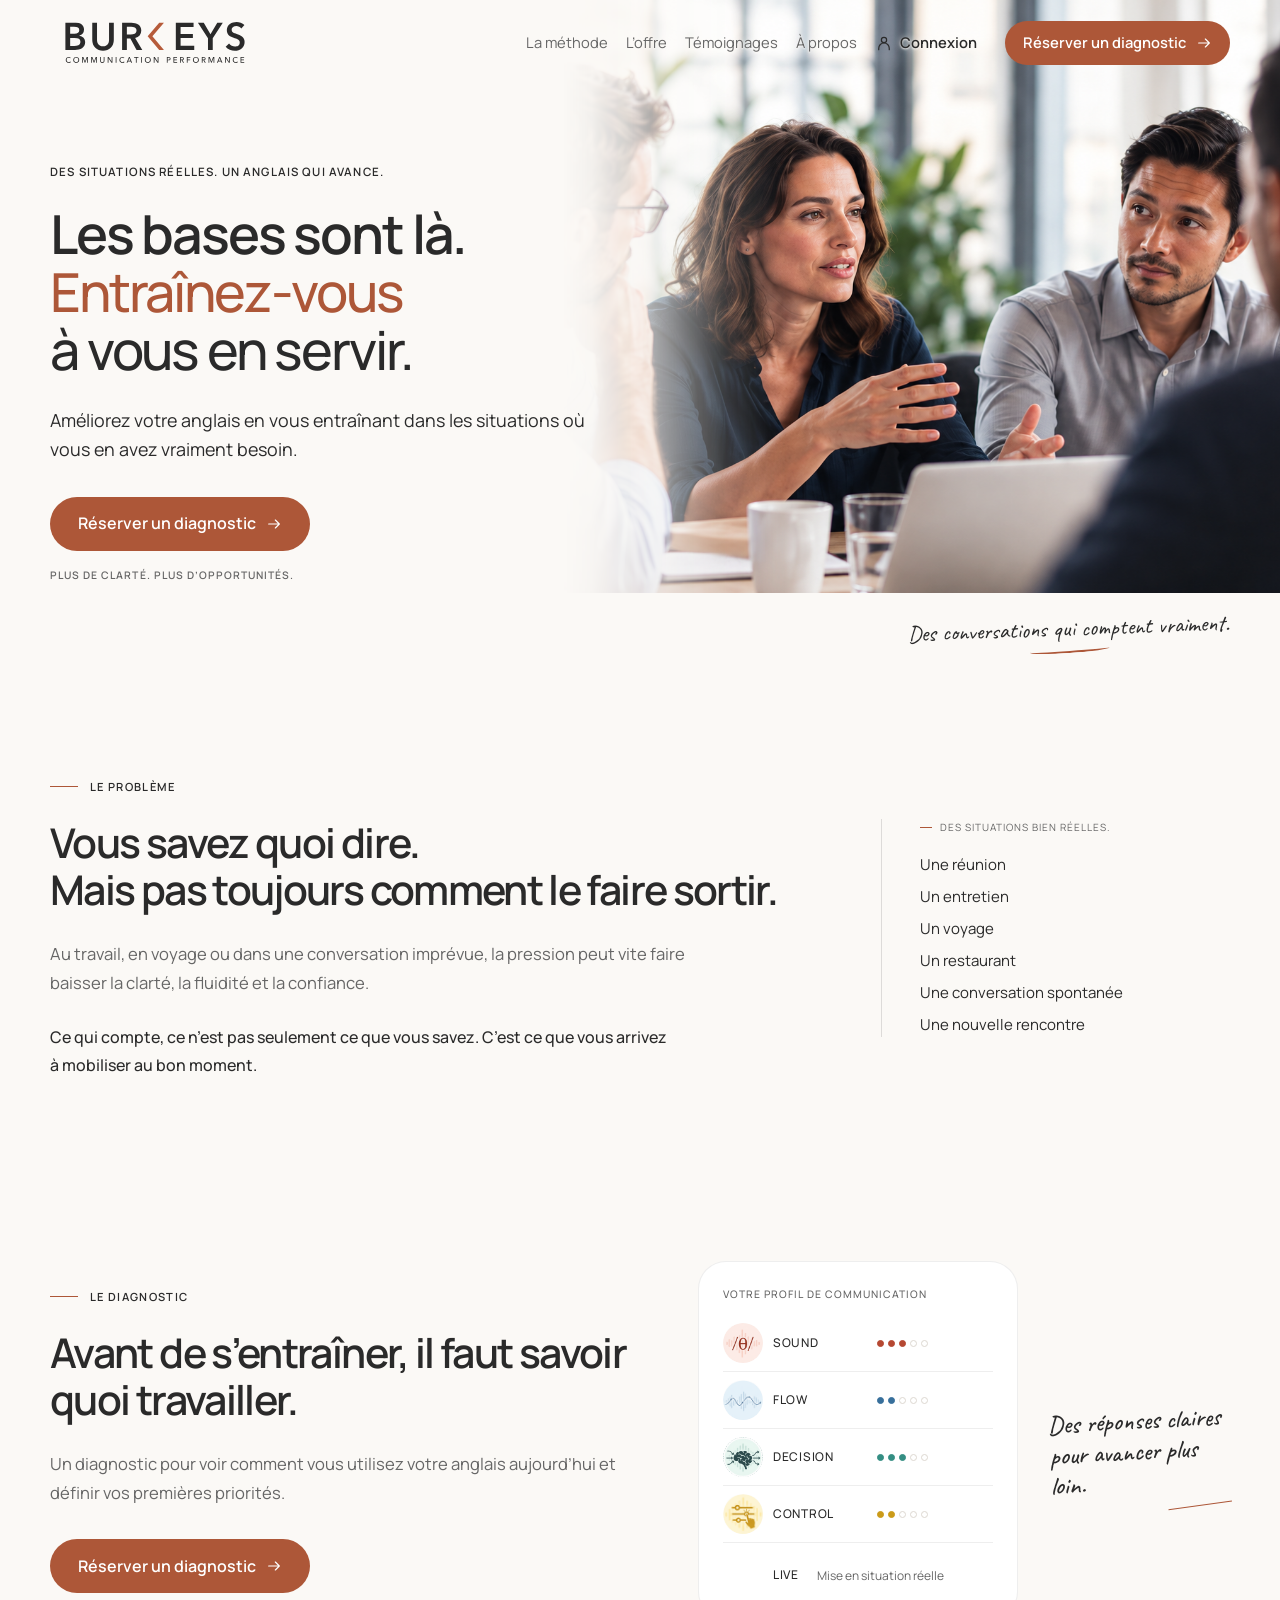
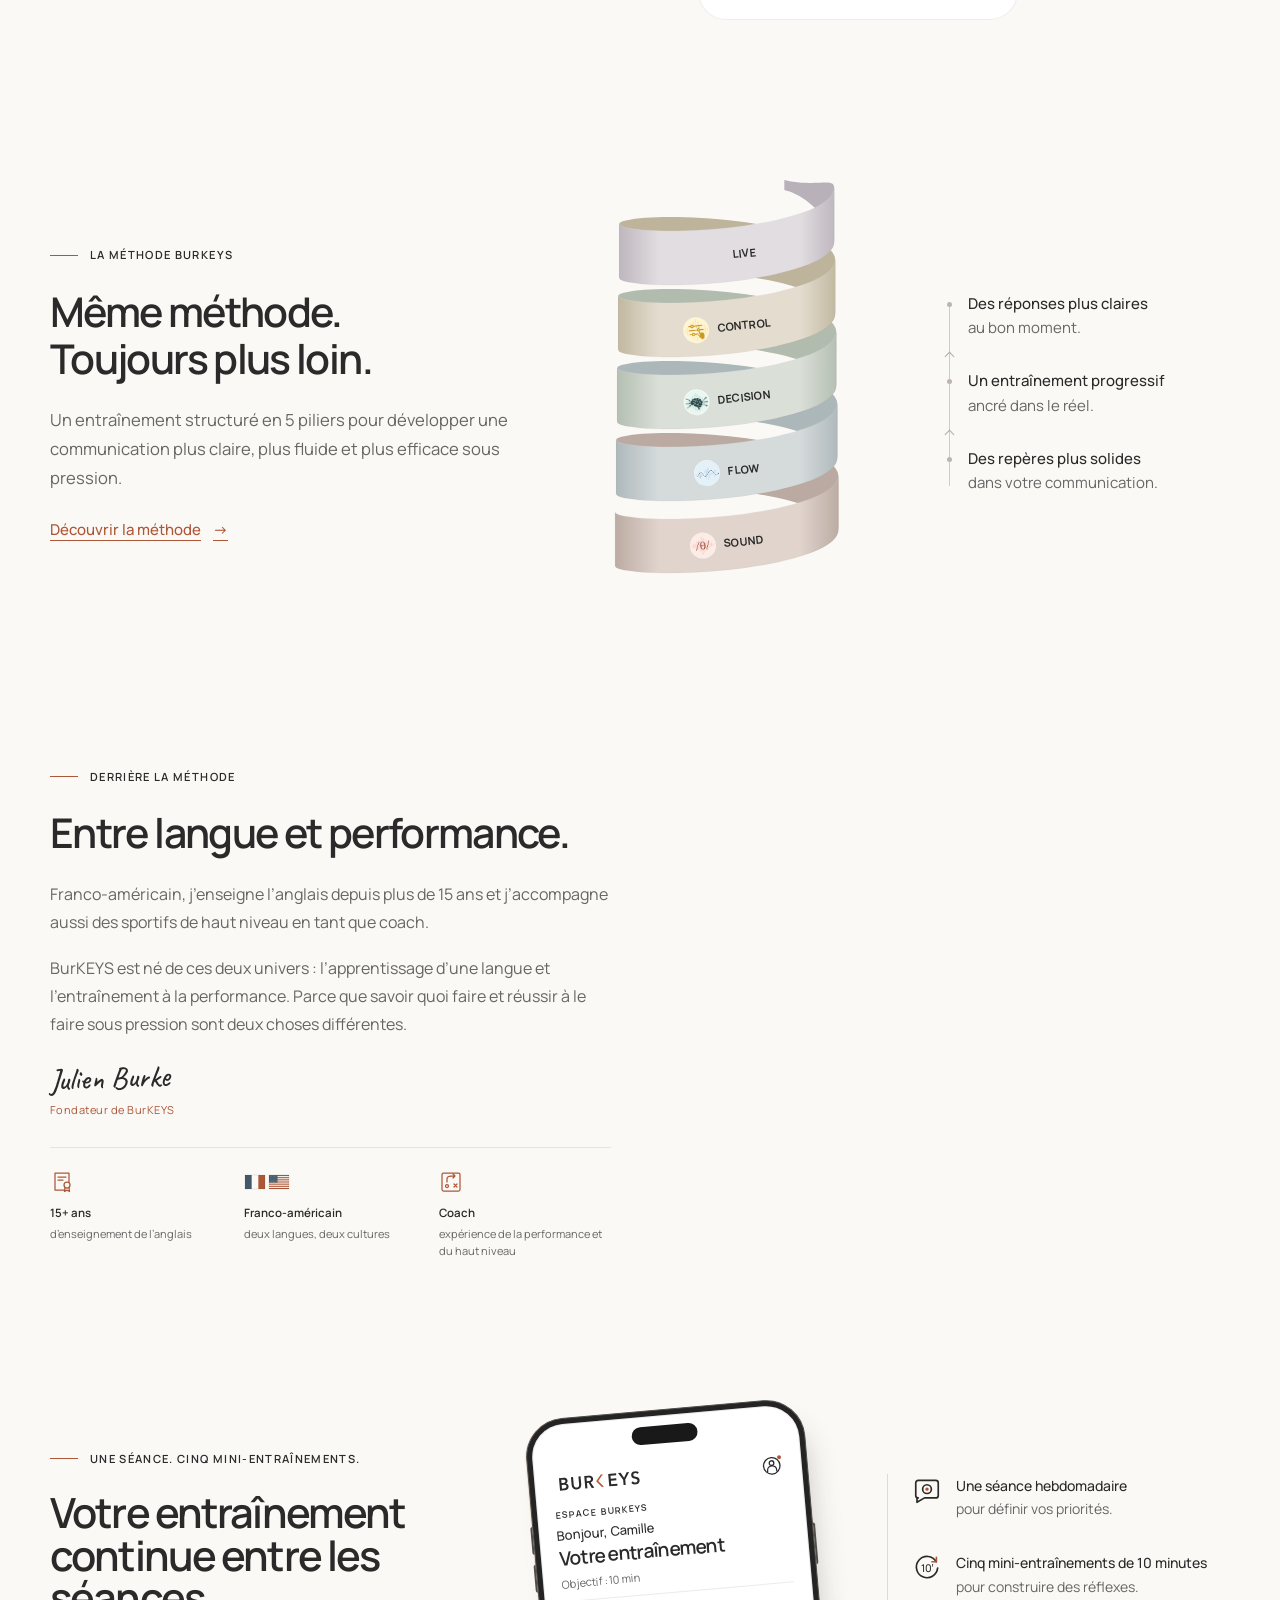
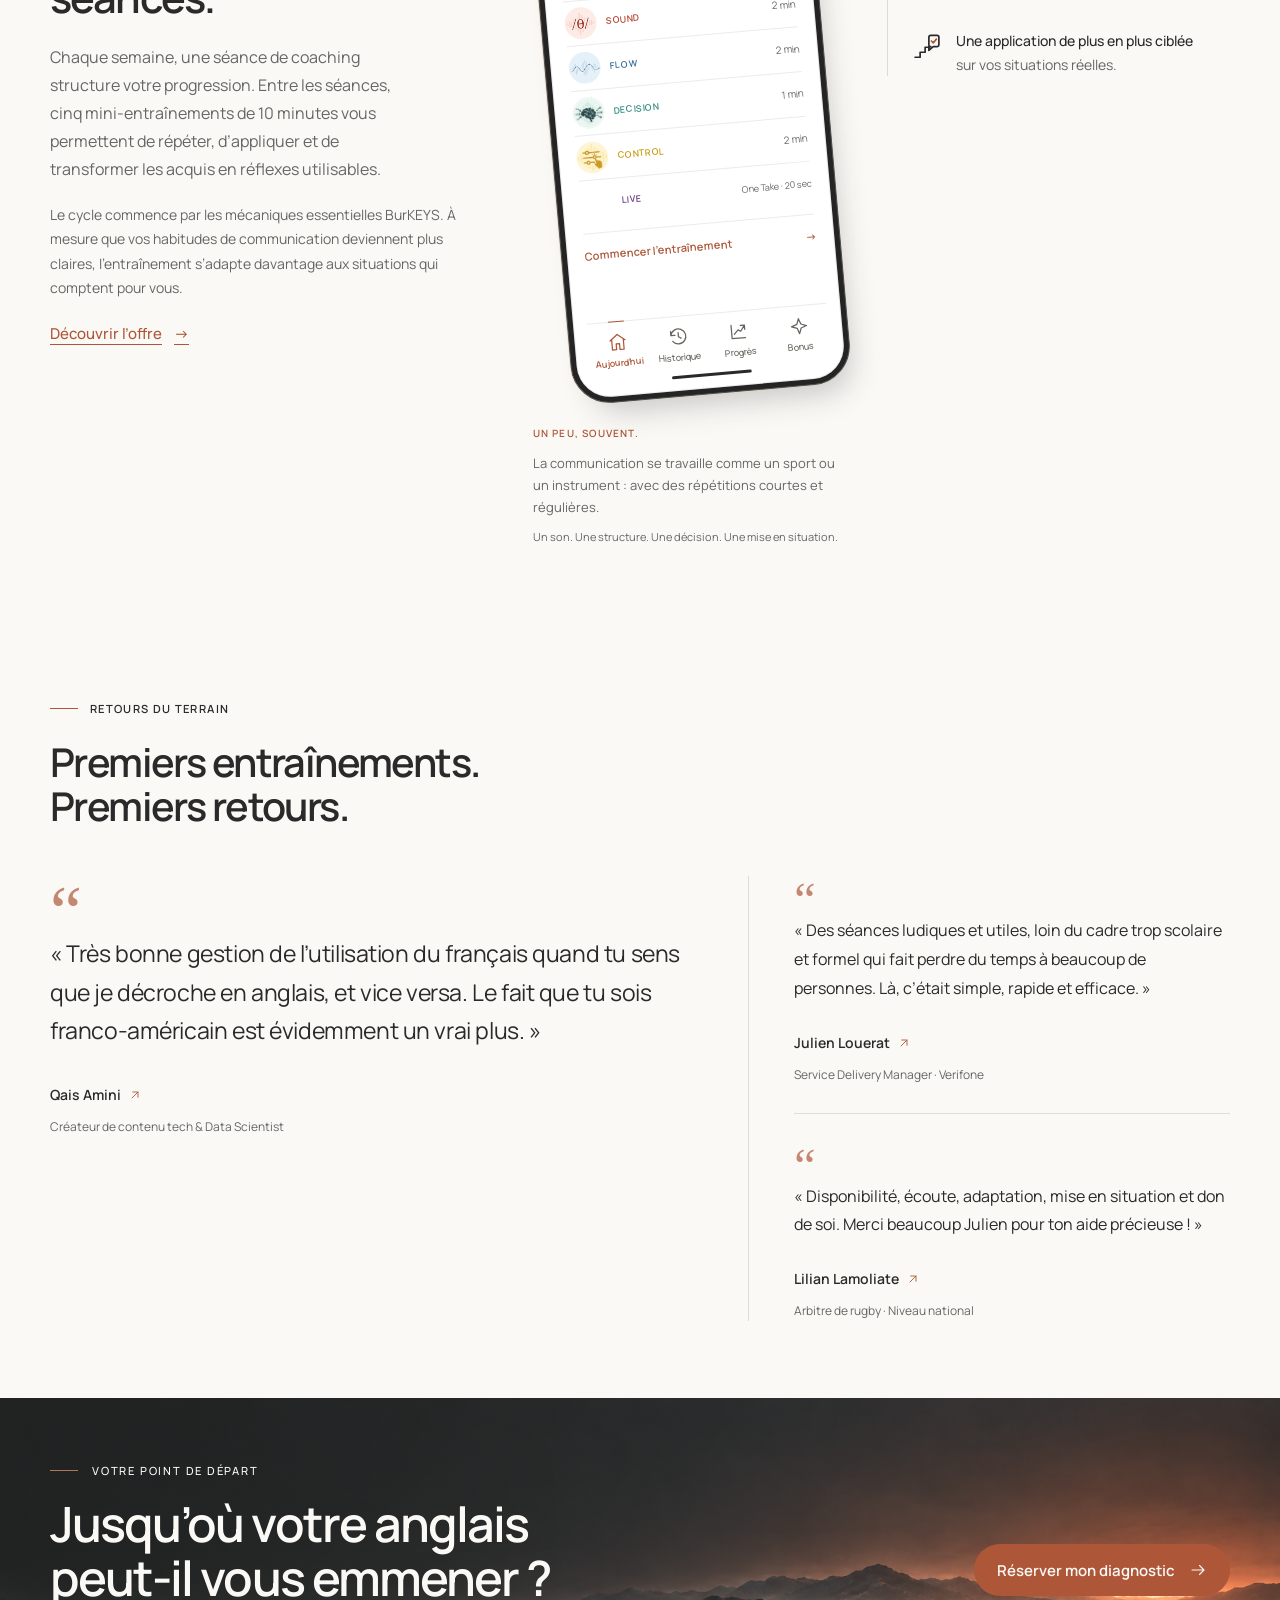
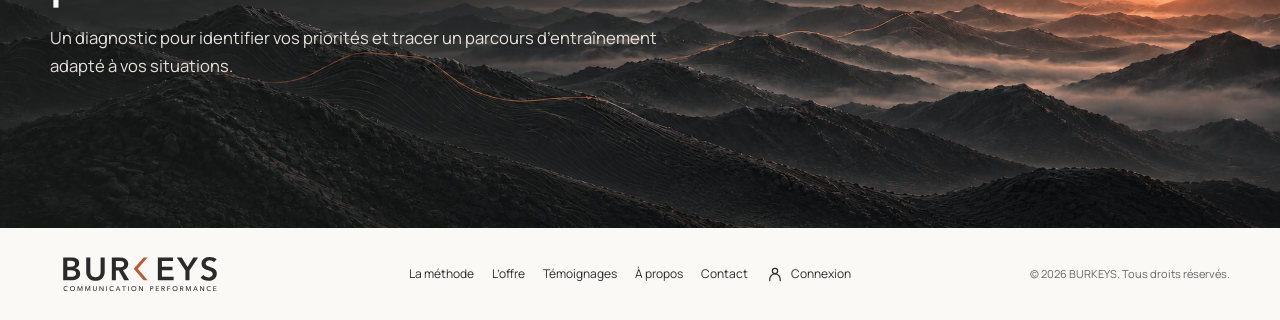
<file: index.html>
<!doctype html><html lang="fr"><head><meta charset="utf-8"><meta name="viewport" content="width=device-width,initial-scale=1"><title>BURKEYS — Communication Performance</title><meta name="description" content="Améliorez votre anglais en vous entraînant dans les situations où vous en avez vraiment besoin."><link rel="preconnect" href="https://fonts.googleapis.com"><link rel="preconnect" href="https://fonts.gstatic.com" crossorigin><link href="https://fonts.googleapis.com/css2?family=Caveat:wght@500;600&family=Manrope:wght@400;500;600;700&display=swap" rel="stylesheet"><link rel="stylesheet" href="css/styles.css"></head><body>
<header class="site-header"><div class="container header-inner"><a class="brand" href="#top"><img src="images/logo.svg" alt="BURKEYS Communication Performance"></a><a class="mobile-login-link" href="https://burkeys-pilot.burkej235.workers.dev/login" aria-label="Connexion à votre espace BurKEYS" title="Connexion"><svg width="18" height="18" viewBox="0 0 24 24" fill="none" stroke="currentColor" stroke-width="1.6" stroke-linecap="round" stroke-linejoin="round" aria-hidden="true" focusable="false"><circle cx="12" cy="8" r="3.5"/><path d="M5 21v-2a7 7 0 0 1 14 0v2"/></svg></a><button class="menu-toggle" aria-expanded="false" aria-controls="site-nav"><span></span><span></span><span></span><span class="sr-only">Ouvrir le menu</span></button><nav id="site-nav" class="site-nav"><a href="methode.html">La méthode</a><a href="offre.html">L’offre</a><a href="#temoignages">Témoignages</a><a href="a-propos.html">À propos</a><a class="login-link" href="https://burkeys-pilot.burkej235.workers.dev/login"><svg width="18" height="18" viewBox="0 0 24 24" fill="none" stroke="currentColor" stroke-width="1.6" stroke-linecap="round" stroke-linejoin="round" aria-hidden="true" focusable="false"><circle cx="12" cy="8" r="3.5"/><path d="M5 21v-2a7 7 0 0 1 14 0v2"/></svg><span>Connexion</span></a><a class="method-mobile-booking" href="diagnostic.html">Réserver un diagnostic</a></nav><a class="button button-small header-cta" href="diagnostic.html">Réserver un diagnostic<svg class="button-arrow" width="16" height="16" viewBox="0 0 24 24" fill="none" stroke="currentColor" stroke-width="1.75" stroke-linecap="round" stroke-linejoin="round" aria-hidden="true" focusable="false"><path d="M4 12h16m-6-6 6 6-6 6"/></svg></a></div></header>
<main id="top">
<section class="hero section"><div class="container hero-grid"><div class="hero-copy"><p class="eyebrow">DES SITUATIONS RÉELLES. UN ANGLAIS QUI AVANCE.</p><h1>Les bases sont là.<br><span><span class="hero-accent">Entraînez-vous</span><br>à vous en servir.</span></h1><p class="lead">Améliorez votre anglais en vous entraînant dans les situations où vous en avez vraiment besoin.</p><a class="button" href="diagnostic.html">Réserver un diagnostic<svg class="button-arrow" width="16" height="16" viewBox="0 0 24 24" fill="none" stroke="currentColor" stroke-width="1.75" stroke-linecap="round" stroke-linejoin="round" aria-hidden="true" focusable="false"><path d="M4 12h16m-6-6 6 6-6 6"/></svg></a><p class="microcopy">PLUS DE CLARTÉ. PLUS D’OPPORTUNITÉS.</p></div><div class="hero-visual"><img class="hero-photo" src="images/hero-temp.png" alt="Conversation en anglais dans un contexte réel"><p class="handwritten note-hero">Des conversations qui comptent vraiment.</p></div></div></section>
<section class="section" id="probleme" aria-labelledby="problem-title">
  <div class="container problem-grid">
    <div class="problem-copy">
      <p class="eyebrow">LE PROBLÈME</p>
      <h2 id="problem-title">Vous savez quoi dire.<br>Mais pas toujours comment le faire sortir.</h2>
      <p class="problem-body">Au travail, en voyage ou dans une conversation imprévue, la pression peut vite faire baisser la clarté, la fluidité et la confiance.</p>
      <p class="problem-emphasis"><strong>Ce qui compte, ce n’est pas seulement ce que vous savez. C’est ce que vous arrivez à mobiliser au bon moment.</strong></p>
    </div>
    <div class="problem-situations">
      <p class="problem-caption">DES SITUATIONS BIEN RÉELLES.</p>
      <ul>
        <li>Une réunion</li>
        <li>Un entretien</li>
        <li>Un voyage</li>
        <li>Un restaurant</li>
        <li>Une conversation spontanée</li>
        <li>Une nouvelle rencontre</li>
      </ul>
    </div>
  </div>
</section>
<section class="section" id="diagnostic" aria-labelledby="diagnostic-title">
  <div class="container diagnostic-grid">
    <div class="diagnostic-copy">
      <p class="eyebrow">LE DIAGNOSTIC</p>
      <h2 id="diagnostic-title">Avant de s’entraîner, il faut savoir quoi travailler.</h2>
      <p class="body-large">Un diagnostic pour voir comment vous utilisez votre anglais aujourd’hui et définir vos premières priorités.</p>
      <a class="button" href="diagnostic.html">Réserver un diagnostic<svg class="button-arrow" width="16" height="16" viewBox="0 0 24 24" fill="none" stroke="currentColor" stroke-width="1.75" stroke-linecap="round" stroke-linejoin="round" aria-hidden="true" focusable="false"><path d="M4 12h16m-6-6 6 6-6 6"/></svg></a>
    </div>
    <div class="diagnostic-card">
      <h3 class="profile-heading">VOTRE PROFIL DE COMMUNICATION</h3>
      <div class="profile-row"><span class="profile-category"><span class="phase-badge phase-badge--sound" aria-hidden="true"><img src="images/sound%20icon.png" alt="" width="1448" height="1086" loading="lazy" decoding="async"></span>SOUND</span><span class="profile-indicator profile-indicator--sound" aria-hidden="true"><i class="is-filled"></i><i class="is-filled"></i><i class="is-filled"></i><i></i><i></i></span></div>
      <div class="profile-row"><span class="profile-category"><span class="phase-badge phase-badge--flow" aria-hidden="true"><img src="images/Flow%20Icon.png" alt="" width="1536" height="1024" loading="lazy" decoding="async"></span>FLOW</span><span class="profile-indicator profile-indicator--flow" aria-hidden="true"><i class="is-filled"></i><i class="is-filled"></i><i></i><i></i><i></i></span></div>
      <div class="profile-row"><span class="profile-category"><span class="phase-badge phase-badge--decision" aria-hidden="true"><img src="images/decision%20icon.png" alt="" width="1536" height="1024" loading="lazy" decoding="async"></span>DECISION</span><span class="profile-indicator profile-indicator--decision" aria-hidden="true"><i class="is-filled"></i><i class="is-filled"></i><i class="is-filled"></i><i></i><i></i></span></div>
      <div class="profile-row"><span class="profile-category"><span class="phase-badge phase-badge--control" aria-hidden="true"><img src="images/control%20icon.png" alt="" width="1536" height="1024" loading="lazy" decoding="async"></span>CONTROL</span><span class="profile-indicator profile-indicator--control" aria-hidden="true"><i class="is-filled"></i><i class="is-filled"></i><i></i><i></i><i></i></span></div>
      <div class="profile-row profile-live"><span class="profile-category"><span class="phase-badge phase-badge--live" aria-hidden="true"><img src="images/live%20icon.png" alt="" width="1536" height="1024" loading="lazy" decoding="async"></span>LIVE</span><small>Mise en situation réelle</small></div>
    </div>
    <p class="handwritten note-diagnostic">Des réponses claires pour avancer plus loin.</p>
  </div>
</section>
<section class="section method-section" id="methode" aria-labelledby="method-title">
  <div class="container method-grid">
    <div class="method-copy">
      <p class="eyebrow">LA MÉTHODE BURKEYS</p>
      <h2 id="method-title">Même méthode.<br>Toujours plus loin.</h2>
      <p class="body-large">Un entraînement structuré en 5 piliers pour développer une communication plus claire, plus fluide et plus efficace sous pression.</p>
      <a class="method-link" href="methode.html">Découvrir la méthode <span aria-hidden="true">→</span></a>
    </div>
    <div class="method-ribbon" role="group" aria-label="Les cinq piliers en spirale : répéter, renforcer et progresser.">
      <img class="method-ribbon-art" src="images/method-ribbon.svg" alt="" width="360" height="440" loading="lazy">
      <ol class="method-phases" aria-label="Les cinq piliers BURKEYS">
        <li class="method-phase method-phase--sound"><span class="phase-badge phase-badge--sound" aria-hidden="true"><img src="images/sound%20icon.png" alt="" width="1448" height="1086" loading="lazy" decoding="async"></span><span>SOUND</span></li>
        <li class="method-phase method-phase--flow"><span class="phase-badge phase-badge--flow" aria-hidden="true"><img src="images/Flow%20Icon.png" alt="" width="1536" height="1024" loading="lazy" decoding="async"></span><span>FLOW</span></li>
        <li class="method-phase method-phase--decision"><span class="phase-badge phase-badge--decision" aria-hidden="true"><img src="images/decision%20icon.png" alt="" width="1536" height="1024" loading="lazy" decoding="async"></span><span>DECISION</span></li>
        <li class="method-phase method-phase--control"><span class="phase-badge phase-badge--control" aria-hidden="true"><img src="images/control%20icon.png" alt="" width="1536" height="1024" loading="lazy" decoding="async"></span><span>CONTROL</span></li>
        <li class="method-phase method-phase--live"><span class="phase-badge phase-badge--live" aria-hidden="true"><img src="images/live%20icon.png" alt="" width="1536" height="1024" loading="lazy" decoding="async"></span><span>LIVE</span></li>
      </ol>
    </div>
    <div class="method-principles" id="method-principles">
      <p><strong>Des réponses plus claires</strong><span>au bon moment.</span></p>
      <p><strong>Un entraînement progressif</strong><span>ancré dans le réel.</span></p>
      <p><strong>Des repères plus solides</strong><span>dans votre communication.</span></p>
    </div>
  </div>
</section>
<section class="section" id="a-propos" aria-labelledby="founder-title">
  <div class="container founder-grid">
    <div class="founder-copy">
      <p class="eyebrow">DERRIÈRE LA MÉTHODE</p>
      <h2 id="founder-title">Entre langue et performance.</h2>
      <p class="founder-body">Franco-américain, j’enseigne l’anglais depuis plus de 15 ans et j’accompagne aussi des sportifs de haut niveau en tant que coach.</p>
      <p class="founder-body">BurKEYS est né de ces deux univers : l’apprentissage d’une langue et l’entraînement à la performance. Parce que savoir quoi faire et réussir à le faire sous pression sont deux choses différentes.</p>
      <div class="founder-identity">
        <p class="handwritten founder-name">Julien Burke</p>
        <p class="founder-role">Fondateur de BurKEYS</p>
      </div>
      <ul class="founder-credentials">
        <li><svg width="24" height="24" viewBox="0 0 24 24" fill="none" stroke="currentColor" stroke-width="1.25" stroke-linecap="round" stroke-linejoin="round" aria-hidden="true" focusable="false"><path d="M15 20H5V3h14v9M8 7h8M8 10h5"/><circle cx="17" cy="15" r="3"/><path d="m15 17.3-.5 4.2 2.5-1.4 2.5 1.4-.5-4.2"/></svg><div><strong>15+ ans</strong><span>d’enseignement de l’anglais</span></div></li>
        <li><svg class="founder-flag-pair" width="46" height="24" viewBox="0 0 46 24" fill="none" aria-hidden="true" focusable="false"><rect x="1" y="5" width="20" height="14" fill="#FBF9F6"/><path d="M1 5h6.667v14H1Z" fill="#43596A"/><path d="M14.333 5H21v14h-6.667Z" fill="#AD5738"/><rect x="25" y="5" width="20" height="14" fill="#FBF9F6"/><rect x="25" y="5.0000" width="20" height="1.0769" fill="#AD5738"/><rect x="25" y="7.1538" width="20" height="1.0769" fill="#AD5738"/><rect x="25" y="9.3077" width="20" height="1.0769" fill="#AD5738"/><rect x="25" y="11.4615" width="20" height="1.0769" fill="#AD5738"/><rect x="25" y="13.6154" width="20" height="1.0769" fill="#AD5738"/><rect x="25" y="15.7692" width="20" height="1.0769" fill="#AD5738"/><rect x="25" y="17.9231" width="20" height="1.0769" fill="#AD5738"/><rect x="25" y="5" width="8.5" height="7.5385" fill="#43596A"/><path d="M25.650 5.430l.065 .155 .17 .015-.13 .11 .04 .165-.145-.085-.145 .085 .04-.165-.13-.11 .17-.015Z" fill="#FBF9F6"/><path d="M27.050 5.430l.065 .155 .17 .015-.13 .11 .04 .165-.145-.085-.145 .085 .04-.165-.13-.11 .17-.015Z" fill="#FBF9F6"/><path d="M28.450 5.430l.065 .155 .17 .015-.13 .11 .04 .165-.145-.085-.145 .085 .04-.165-.13-.11 .17-.015Z" fill="#FBF9F6"/><path d="M29.850 5.430l.065 .155 .17 .015-.13 .11 .04 .165-.145-.085-.145 .085 .04-.165-.13-.11 .17-.015Z" fill="#FBF9F6"/><path d="M31.250 5.430l.065 .155 .17 .015-.13 .11 .04 .165-.145-.085-.145 .085 .04-.165-.13-.11 .17-.015Z" fill="#FBF9F6"/><path d="M32.650 5.430l.065 .155 .17 .015-.13 .11 .04 .165-.145-.085-.145 .085 .04-.165-.13-.11 .17-.015Z" fill="#FBF9F6"/><path d="M26.350 6.200l.065 .155 .17 .015-.13 .11 .04 .165-.145-.085-.145 .085 .04-.165-.13-.11 .17-.015Z" fill="#FBF9F6"/><path d="M27.750 6.200l.065 .155 .17 .015-.13 .11 .04 .165-.145-.085-.145 .085 .04-.165-.13-.11 .17-.015Z" fill="#FBF9F6"/><path d="M29.150 6.200l.065 .155 .17 .015-.13 .11 .04 .165-.145-.085-.145 .085 .04-.165-.13-.11 .17-.015Z" fill="#FBF9F6"/><path d="M30.550 6.200l.065 .155 .17 .015-.13 .11 .04 .165-.145-.085-.145 .085 .04-.165-.13-.11 .17-.015Z" fill="#FBF9F6"/><path d="M31.950 6.200l.065 .155 .17 .015-.13 .11 .04 .165-.145-.085-.145 .085 .04-.165-.13-.11 .17-.015Z" fill="#FBF9F6"/><path d="M25.650 6.970l.065 .155 .17 .015-.13 .11 .04 .165-.145-.085-.145 .085 .04-.165-.13-.11 .17-.015Z" fill="#FBF9F6"/><path d="M27.050 6.970l.065 .155 .17 .015-.13 .11 .04 .165-.145-.085-.145 .085 .04-.165-.13-.11 .17-.015Z" fill="#FBF9F6"/><path d="M28.450 6.970l.065 .155 .17 .015-.13 .11 .04 .165-.145-.085-.145 .085 .04-.165-.13-.11 .17-.015Z" fill="#FBF9F6"/><path d="M29.850 6.970l.065 .155 .17 .015-.13 .11 .04 .165-.145-.085-.145 .085 .04-.165-.13-.11 .17-.015Z" fill="#FBF9F6"/><path d="M31.250 6.970l.065 .155 .17 .015-.13 .11 .04 .165-.145-.085-.145 .085 .04-.165-.13-.11 .17-.015Z" fill="#FBF9F6"/><path d="M32.650 6.970l.065 .155 .17 .015-.13 .11 .04 .165-.145-.085-.145 .085 .04-.165-.13-.11 .17-.015Z" fill="#FBF9F6"/><path d="M26.350 7.740l.065 .155 .17 .015-.13 .11 .04 .165-.145-.085-.145 .085 .04-.165-.13-.11 .17-.015Z" fill="#FBF9F6"/><path d="M27.750 7.740l.065 .155 .17 .015-.13 .11 .04 .165-.145-.085-.145 .085 .04-.165-.13-.11 .17-.015Z" fill="#FBF9F6"/><path d="M29.150 7.740l.065 .155 .17 .015-.13 .11 .04 .165-.145-.085-.145 .085 .04-.165-.13-.11 .17-.015Z" fill="#FBF9F6"/><path d="M30.550 7.740l.065 .155 .17 .015-.13 .11 .04 .165-.145-.085-.145 .085 .04-.165-.13-.11 .17-.015Z" fill="#FBF9F6"/><path d="M31.950 7.740l.065 .155 .17 .015-.13 .11 .04 .165-.145-.085-.145 .085 .04-.165-.13-.11 .17-.015Z" fill="#FBF9F6"/><path d="M25.650 8.510l.065 .155 .17 .015-.13 .11 .04 .165-.145-.085-.145 .085 .04-.165-.13-.11 .17-.015Z" fill="#FBF9F6"/><path d="M27.050 8.510l.065 .155 .17 .015-.13 .11 .04 .165-.145-.085-.145 .085 .04-.165-.13-.11 .17-.015Z" fill="#FBF9F6"/><path d="M28.450 8.510l.065 .155 .17 .015-.13 .11 .04 .165-.145-.085-.145 .085 .04-.165-.13-.11 .17-.015Z" fill="#FBF9F6"/><path d="M29.850 8.510l.065 .155 .17 .015-.13 .11 .04 .165-.145-.085-.145 .085 .04-.165-.13-.11 .17-.015Z" fill="#FBF9F6"/><path d="M31.250 8.510l.065 .155 .17 .015-.13 .11 .04 .165-.145-.085-.145 .085 .04-.165-.13-.11 .17-.015Z" fill="#FBF9F6"/><path d="M32.650 8.510l.065 .155 .17 .015-.13 .11 .04 .165-.145-.085-.145 .085 .04-.165-.13-.11 .17-.015Z" fill="#FBF9F6"/><path d="M26.350 9.280l.065 .155 .17 .015-.13 .11 .04 .165-.145-.085-.145 .085 .04-.165-.13-.11 .17-.015Z" fill="#FBF9F6"/><path d="M27.750 9.280l.065 .155 .17 .015-.13 .11 .04 .165-.145-.085-.145 .085 .04-.165-.13-.11 .17-.015Z" fill="#FBF9F6"/><path d="M29.150 9.280l.065 .155 .17 .015-.13 .11 .04 .165-.145-.085-.145 .085 .04-.165-.13-.11 .17-.015Z" fill="#FBF9F6"/><path d="M30.550 9.280l.065 .155 .17 .015-.13 .11 .04 .165-.145-.085-.145 .085 .04-.165-.13-.11 .17-.015Z" fill="#FBF9F6"/><path d="M31.950 9.280l.065 .155 .17 .015-.13 .11 .04 .165-.145-.085-.145 .085 .04-.165-.13-.11 .17-.015Z" fill="#FBF9F6"/><path d="M25.650 10.050l.065 .155 .17 .015-.13 .11 .04 .165-.145-.085-.145 .085 .04-.165-.13-.11 .17-.015Z" fill="#FBF9F6"/><path d="M27.050 10.050l.065 .155 .17 .015-.13 .11 .04 .165-.145-.085-.145 .085 .04-.165-.13-.11 .17-.015Z" fill="#FBF9F6"/><path d="M28.450 10.050l.065 .155 .17 .015-.13 .11 .04 .165-.145-.085-.145 .085 .04-.165-.13-.11 .17-.015Z" fill="#FBF9F6"/><path d="M29.850 10.050l.065 .155 .17 .015-.13 .11 .04 .165-.145-.085-.145 .085 .04-.165-.13-.11 .17-.015Z" fill="#FBF9F6"/><path d="M31.250 10.050l.065 .155 .17 .015-.13 .11 .04 .165-.145-.085-.145 .085 .04-.165-.13-.11 .17-.015Z" fill="#FBF9F6"/><path d="M32.650 10.050l.065 .155 .17 .015-.13 .11 .04 .165-.145-.085-.145 .085 .04-.165-.13-.11 .17-.015Z" fill="#FBF9F6"/><path d="M26.350 10.820l.065 .155 .17 .015-.13 .11 .04 .165-.145-.085-.145 .085 .04-.165-.13-.11 .17-.015Z" fill="#FBF9F6"/><path d="M27.750 10.820l.065 .155 .17 .015-.13 .11 .04 .165-.145-.085-.145 .085 .04-.165-.13-.11 .17-.015Z" fill="#FBF9F6"/><path d="M29.150 10.820l.065 .155 .17 .015-.13 .11 .04 .165-.145-.085-.145 .085 .04-.165-.13-.11 .17-.015Z" fill="#FBF9F6"/><path d="M30.550 10.820l.065 .155 .17 .015-.13 .11 .04 .165-.145-.085-.145 .085 .04-.165-.13-.11 .17-.015Z" fill="#FBF9F6"/><path d="M31.950 10.820l.065 .155 .17 .015-.13 .11 .04 .165-.145-.085-.145 .085 .04-.165-.13-.11 .17-.015Z" fill="#FBF9F6"/><path d="M25.650 11.590l.065 .155 .17 .015-.13 .11 .04 .165-.145-.085-.145 .085 .04-.165-.13-.11 .17-.015Z" fill="#FBF9F6"/><path d="M27.050 11.590l.065 .155 .17 .015-.13 .11 .04 .165-.145-.085-.145 .085 .04-.165-.13-.11 .17-.015Z" fill="#FBF9F6"/><path d="M28.450 11.590l.065 .155 .17 .015-.13 .11 .04 .165-.145-.085-.145 .085 .04-.165-.13-.11 .17-.015Z" fill="#FBF9F6"/><path d="M29.850 11.590l.065 .155 .17 .015-.13 .11 .04 .165-.145-.085-.145 .085 .04-.165-.13-.11 .17-.015Z" fill="#FBF9F6"/><path d="M31.250 11.590l.065 .155 .17 .015-.13 .11 .04 .165-.145-.085-.145 .085 .04-.165-.13-.11 .17-.015Z" fill="#FBF9F6"/><path d="M32.650 11.590l.065 .155 .17 .015-.13 .11 .04 .165-.145-.085-.145 .085 .04-.165-.13-.11 .17-.015Z" fill="#FBF9F6"/><path d="M1 5h20v14H1ZM25 5h20v14H25Z" stroke="#2A2A2A" stroke-opacity=".15" stroke-width=".6"/></svg><div><strong>Franco-américain</strong><span>deux langues, deux cultures</span></div></li>
        <li><svg width="24" height="24" viewBox="0 0 24 24" fill="none" stroke="currentColor" stroke-width="1.25" stroke-linecap="round" stroke-linejoin="round" aria-hidden="true" focusable="false"><rect x="3" y="3" width="18" height="18" rx="1.5"/><circle cx="8" cy="16" r="1.5"/><path d="M8 12V9c0-2 2-3 4-3h4m-2-2 2 2-2 2m1 6 3 3m0-3-3 3"/></svg><div><strong>Coach</strong><span>expérience de la performance et du haut niveau</span></div></li>
      </ul>
    </div>
    <figure class="founder-portrait">
      <img src="images/Julien%20Coaching%20photo.png" alt="Julien Burke en pleine séance de coaching dans un gymnase" width="1848" height="851" loading="lazy" decoding="async">
    </figure>
  </div>
</section>
<section class="section offer-section" id="offre" aria-labelledby="offer-title">
  <div class="container offer-grid">
    <div class="offer-copy">
      <p class="eyebrow">UNE SÉANCE. CINQ MINI-ENTRAÎNEMENTS.</p>
      <h2 id="offer-title">Votre entraînement continue entre les séances.</h2>
      <p class="body-large">Chaque semaine, une séance de coaching structure votre progression. Entre les séances, cinq mini-entraînements de 10 minutes vous permettent de répéter, d’appliquer et de transformer les acquis en réflexes utilisables.</p>
      <p class="offer-roles">Le cycle commence par les mécaniques essentielles BurKEYS. À mesure que vos habitudes de communication deviennent plus claires, l’entraînement s’adapte davantage aux situations qui comptent pour vous.</p>
      <a class="offer-link" href="offre.html">Découvrir l’offre <span aria-hidden="true">→</span></a>
    </div>
    <div class="phone-wrap" id="app">
      <div class="phone" role="group" aria-label="Aperçu d’un mini-entraînement dans l’espace BURKEYS">
        <span class="phone-volume phone-volume--upper" aria-hidden="true"></span>
        <span class="phone-volume phone-volume--lower" aria-hidden="true"></span>
        <div class="phone-screen">
          <div class="app-header"><img class="app-wordmark" src="images/logo-app.svg" width="94" height="14" alt="BURKEYS"><button class="app-profile" type="button" aria-label="Profil de Camille"><svg width="18" height="18" viewBox="0 0 24 24" fill="none" stroke="currentColor" stroke-width="1.4" stroke-linecap="round" stroke-linejoin="round" aria-hidden="true" focusable="false"><circle cx="12" cy="12" r="9"/><circle cx="12" cy="9" r="2.5"/><path d="M7 18v-1a5 5 0 0 1 10 0v1"/></svg><span class="app-notification" aria-hidden="true"></span></button></div>
          <div class="app-dashboard">
          <p class="phone-label">ESPACE BURKEYS</p>
          <p class="app-greeting">Bonjour, Camille</p>
          <h3>Votre entraînement</h3>
          <p class="training-meta">Objectif : 10 min</p>
          <ol class="training-list">
            <li class="training-row training-row--sound"><span class="phase-badge phase-badge--sound" aria-hidden="true"><img src="images/sound%20icon.png" alt="" width="1448" height="1086" loading="lazy" decoding="async"></span><div class="training-exercise"><span class="training-phase">SOUND</span></div><span class="training-duration">2 min</span></li>
            <li class="training-row training-row--flow"><span class="phase-badge phase-badge--flow" aria-hidden="true"><img src="images/Flow%20Icon.png" alt="" width="1536" height="1024" loading="lazy" decoding="async"></span><div class="training-exercise"><span class="training-phase">FLOW</span></div><span class="training-duration">2 min</span></li>
            <li class="training-row training-row--decision"><span class="phase-badge phase-badge--decision" aria-hidden="true"><img src="images/decision%20icon.png" alt="" width="1536" height="1024" loading="lazy" decoding="async"></span><div class="training-exercise"><span class="training-phase">DECISION</span></div><span class="training-duration">1 min</span></li>
            <li class="training-row training-row--control"><span class="phase-badge phase-badge--control" aria-hidden="true"><img src="images/control%20icon.png" alt="" width="1536" height="1024" loading="lazy" decoding="async"></span><div class="training-exercise"><span class="training-phase">CONTROL</span></div><span class="training-duration">2 min</span></li>
            <li class="training-row training-row--live"><span class="phase-badge phase-badge--live" aria-hidden="true"><img src="images/live%20icon.png" alt="" width="1536" height="1024" loading="lazy" decoding="async"></span><div class="training-exercise"><span class="training-phase">LIVE</span></div><span class="training-duration">One Take · 20 sec</span></li>
          </ol>
          <button class="training-start" type="button">Commencer l’entraînement <span aria-hidden="true">→</span></button>
          </div>
          <nav class="app-navigation" aria-label="Navigation de l’espace BURKEYS"><button class="app-tab is-active" type="button" aria-current="page"><svg width="20" height="20" viewBox="0 0 24 24" fill="none" stroke="currentColor" stroke-width="1.5" stroke-linecap="round" stroke-linejoin="round" aria-hidden="true" focusable="false"><path d="m3 10 9-7 9 7M5 9v12h5v-7h4v7h5V9"/></svg><span>Aujourd’hui</span></button><button class="app-tab" type="button"><svg width="20" height="20" viewBox="0 0 24 24" fill="none" stroke="currentColor" stroke-width="1.5" stroke-linecap="round" stroke-linejoin="round" aria-hidden="true" focusable="false"><path d="M3 10a9 9 0 1 1 1.6 7M3 5v5h5m4-3v5l3 2"/></svg><span>Historique</span></button><button class="app-tab" type="button"><svg width="20" height="20" viewBox="0 0 24 24" fill="none" stroke="currentColor" stroke-width="1.5" stroke-linecap="round" stroke-linejoin="round" aria-hidden="true" focusable="false"><path d="M4 20V4m0 16h16M7 15l5-5 3 2 5-7m-5 0h5v5"/></svg><span>Progrès</span></button><button class="app-tab" type="button"><svg width="20" height="20" viewBox="0 0 24 24" fill="none" stroke="currentColor" stroke-width="1.5" stroke-linecap="round" stroke-linejoin="round" aria-hidden="true" focusable="false"><path d="m12 3 2.4 6.6L21 12l-6.6 2.4L12 21l-2.4-6.6L3 12l6.6-2.4L12 3Z"/></svg><span>Bonus</span></button></nav>
        </div>
      </div>
      <div class="training-principle">
        <p class="training-motto">UN PEU, SOUVENT.</p>
        <p>La communication se travaille comme un sport ou un instrument : avec des répétitions courtes et régulières.</p>
        <p class="training-sequence">Un son. Une structure. Une décision. Une mise en situation.</p>
      </div>
    </div>
    <ul class="offer-benefits">
      <li><svg width="30" height="30" viewBox="0 0 24 24" fill="none" stroke="currentColor" stroke-width="1.35" stroke-linecap="round" stroke-linejoin="round" aria-hidden="true" focusable="false"><path d="M5 3.5h14a2 2 0 0 1 2 2v10a2 2 0 0 1-2 2h-9L4 21v-3.5H5a2 2 0 0 1-2-2v-10a2 2 0 0 1 2-2Z"/><circle cx="12" cy="10.5" r="3.5"/><circle class="benefit-accent" cx="12" cy="10.5" r=".7"/></svg><p><strong>Une séance hebdomadaire</strong><span>pour définir vos priorités.</span></p></li>
      <li><svg width="30" height="30" viewBox="0 0 24 24" fill="none" stroke="currentColor" stroke-width="1.35" stroke-linecap="round" stroke-linejoin="round" aria-hidden="true" focusable="false"><path d="M19.4 7A8.5 8.5 0 1 0 20.5 12"/><path class="benefit-accent" d="M19.5 3.5V7h-3.5"/><text x="12" y="15.2" text-anchor="middle" fill="currentColor" stroke="none" font-family="Manrope, sans-serif" font-size="8.5" font-weight="500">10′</text></svg><p><strong>Cinq mini-entraînements de 10 minutes</strong><span>pour construire des réflexes.</span></p></li>
      <li><svg width="30" height="30" viewBox="0 0 24 24" fill="none" stroke="currentColor" stroke-width="1.35" stroke-linecap="round" stroke-linejoin="round" aria-hidden="true" focusable="false"><path d="M2.5 21h4v-4h4v-4h3"/><path d="M15 3.5h5a1.5 1.5 0 0 1 1.5 1.5v6a1.5 1.5 0 0 1-1.5 1.5h-3l-3.5 3v-3H15a1.5 1.5 0 0 1-1.5-1.5V5A1.5 1.5 0 0 1 15 3.5Z"/><path class="benefit-accent" d="m15.5 8 1.5 1.5 2.5-3"/></svg><p><strong>Une application de plus en plus ciblée</strong><span>sur vos situations réelles.</span></p></li>
    </ul>
  </div>
</section>
<section class="section" id="temoignages" aria-labelledby="testimonials-title">
  <div class="container">
    <div class="testimonials-intro">
      <p class="eyebrow">RETOURS DU TERRAIN</p>
      <h2 id="testimonials-title">Premiers entraînements.<br>Premiers retours.</h2>
    </div>
    <div class="testimonials-editorial">
      <figure class="testimonial testimonial--featured">
        <span class="testimonial-mark" aria-hidden="true">“</span>
        <blockquote><p>« Très bonne gestion de l’utilisation du français quand tu sens que je décroche en anglais, et vice versa. Le fait que tu sois franco-américain est évidemment un vrai plus. »</p></blockquote>
        <figcaption>
          <a class="testimonial-name" href="https://fr.linkedin.com/in/qais-amini/en" target="_blank" rel="noopener noreferrer">Qais Amini <svg class="testimonial-external" width="12" height="12" viewBox="0 0 16 16" fill="none" stroke="currentColor" stroke-width="1.2" stroke-linecap="round" stroke-linejoin="round" aria-hidden="true" focusable="false"><path d="M4 12 12 4M5 4h7v7"/></svg><span class="sr-only"> — LinkedIn, nouvel onglet</span></a>
          <p class="testimonial-role">Créateur de contenu tech &amp; Data Scientist</p>
        </figcaption>
      </figure>
      <div class="testimonials-secondary">
        <figure class="testimonial">
        <span class="testimonial-mark" aria-hidden="true">“</span>
        <blockquote><p>« Des séances ludiques et utiles, loin du cadre trop scolaire et formel qui fait perdre du temps à beaucoup de personnes. Là, c’était simple, rapide et efficace. »</p></blockquote>
        <figcaption>
          <a class="testimonial-name" href="https://fr.linkedin.com/in/julien-l-30981b109" target="_blank" rel="noopener noreferrer">Julien Louerat <svg class="testimonial-external" width="12" height="12" viewBox="0 0 16 16" fill="none" stroke="currentColor" stroke-width="1.2" stroke-linecap="round" stroke-linejoin="round" aria-hidden="true" focusable="false"><path d="M4 12 12 4M5 4h7v7"/></svg><span class="sr-only"> — LinkedIn, nouvel onglet</span></a>
          <p class="testimonial-role">Service Delivery Manager · Verifone</p>
        </figcaption>
      </figure>
        <figure class="testimonial">
        <span class="testimonial-mark" aria-hidden="true">“</span>
        <blockquote><p>« Disponibilité, écoute, adaptation, mise en situation et don de soi. Merci beaucoup Julien pour ton aide précieuse ! »</p></blockquote>
        <figcaption>
          <a class="testimonial-name" href="https://fr.linkedin.com/in/lilian-lamoliate-5a9b32b2" target="_blank" rel="noopener noreferrer">Lilian Lamoliate <svg class="testimonial-external" width="12" height="12" viewBox="0 0 16 16" fill="none" stroke="currentColor" stroke-width="1.2" stroke-linecap="round" stroke-linejoin="round" aria-hidden="true" focusable="false"><path d="M4 12 12 4M5 4h7v7"/></svg><span class="sr-only"> — LinkedIn, nouvel onglet</span></a>
          <p class="testimonial-role">Arbitre de rugby · Niveau national</p>
        </figcaption>
      </figure>
      </div>
    </div>
  </div>
</section>
<section class="section final-cta" id="contact" aria-labelledby="final-cta-title">
  <img class="cta-mountain-background" src="images/cinematic%20charcoal%20mountain%20horizon.png" width="2172" height="724" alt="" aria-hidden="true" loading="lazy" decoding="async">
  <div class="container final-cta-content">
    <div class="final-cta-copy">
      <p class="eyebrow">VOTRE POINT DE DÉPART</p>
      <h2 id="final-cta-title"><span>Jusqu’où votre anglais</span><span>peut-il vous emmener ?</span></h2>
      <p class="final-cta-description">Un diagnostic pour identifier vos priorités et tracer un parcours d’entraînement adapté à vos situations.</p>
    </div>
    <a class="button final-diagnostic-button" href="diagnostic.html">Réserver mon diagnostic<svg class="button-arrow" width="18" height="18" viewBox="0 0 24 24" fill="none" stroke="currentColor" stroke-width="1.5" stroke-linecap="round" stroke-linejoin="round" aria-hidden="true" focusable="false"><path d="M4 12h16m-6-6 6 6-6 6"/></svg></a>
  </div>
</section>
</main><footer class="site-footer">
  <div class="container footer-grid">
    <a class="footer-brand" href="#top" aria-label="BURKEYS — retour en haut"><img src="images/logo.svg" alt="BURKEYS Communication Performance" width="180" height="36" loading="lazy"></a>
    <nav class="footer-links" aria-label="Navigation de pied de page">
      <a href="methode.html">La méthode</a>
      <a href="offre.html">L’offre</a>
      
      <a href="#temoignages">Témoignages</a>
      <a href="a-propos.html">À propos</a>
      <a href="diagnostic.html">Contact</a>
      <a class="login-link" href="https://burkeys-pilot.burkej235.workers.dev/login"><svg width="18" height="18" viewBox="0 0 24 24" fill="none" stroke="currentColor" stroke-width="1.6" stroke-linecap="round" stroke-linejoin="round" aria-hidden="true" focusable="false"><circle cx="12" cy="8" r="3.5"/><path d="M5 21v-2a7 7 0 0 1 14 0v2"/></svg><span>Connexion</span></a>
    </nav>
    <p class="footer-copyright">© 2026 BURKEYS. Tous droits réservés.</p>
  </div>
</footer><script src="js/main.js"></script></body></html>
</file>
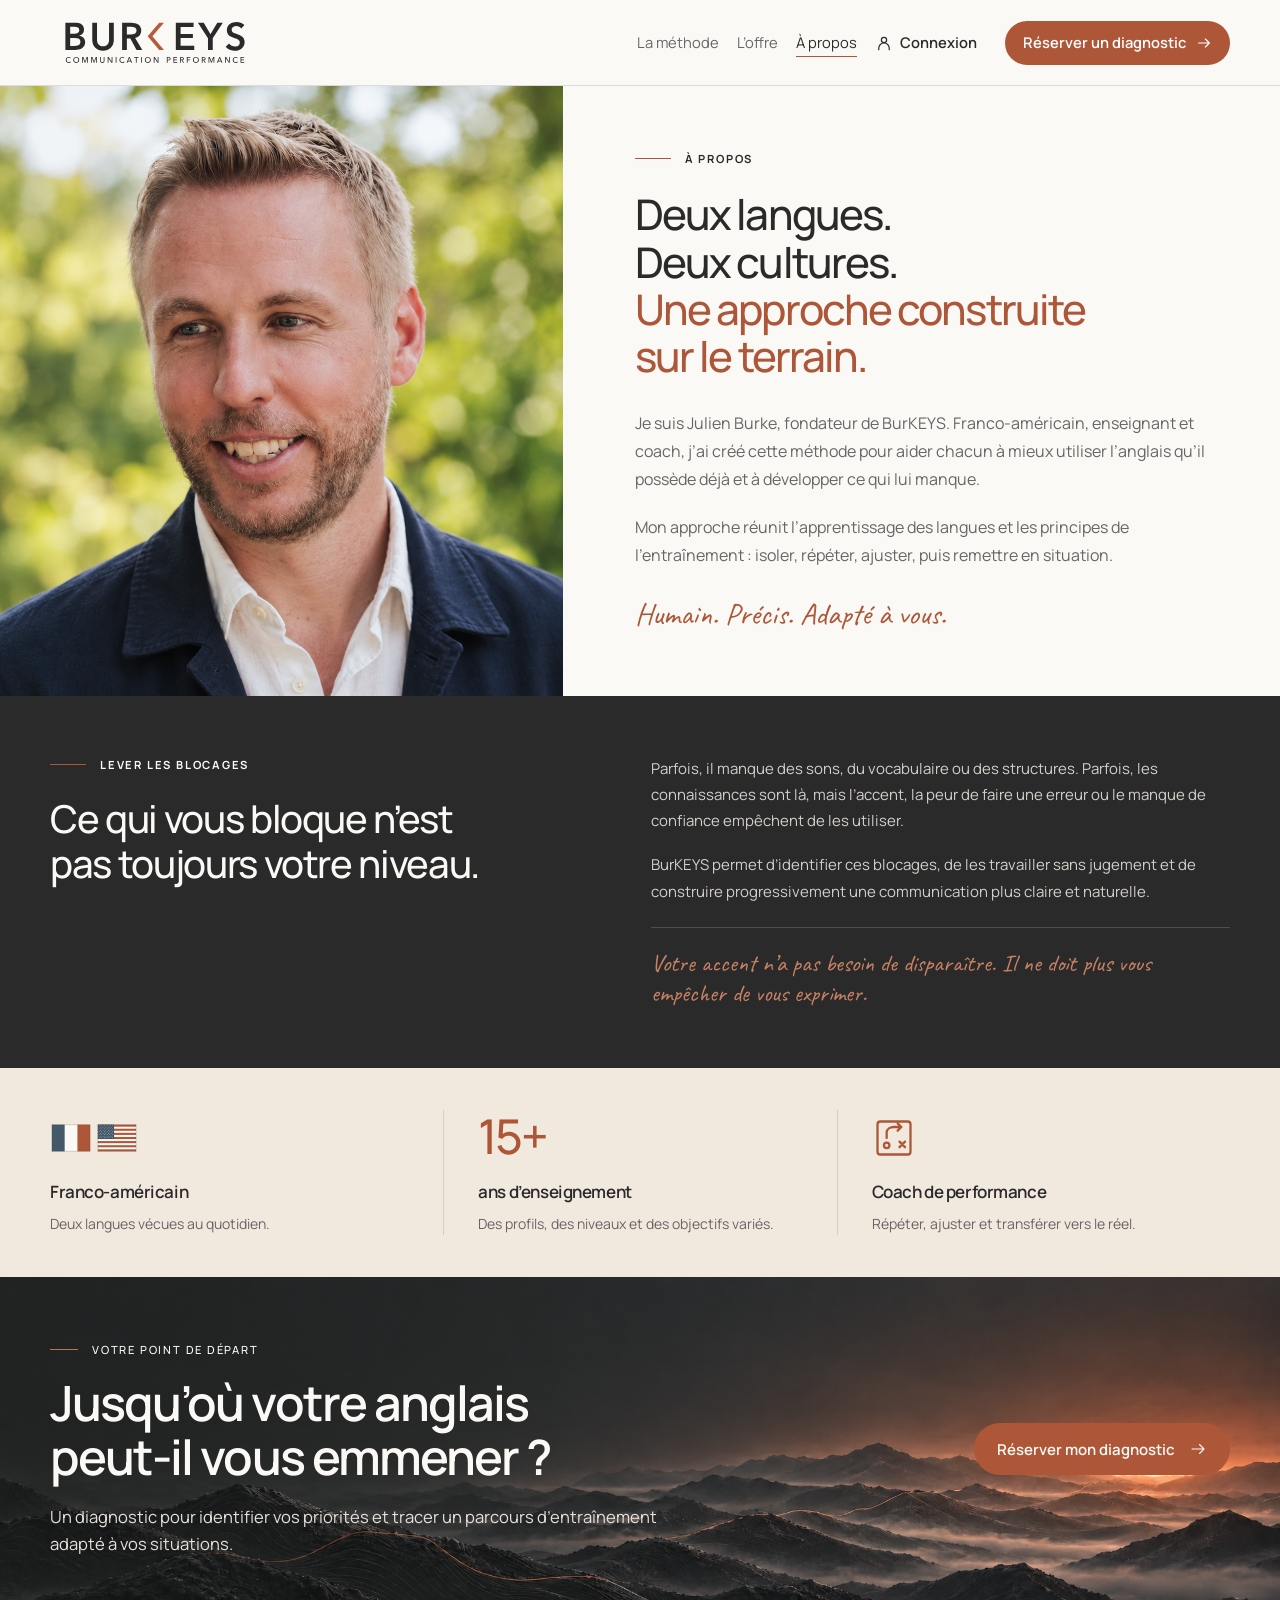
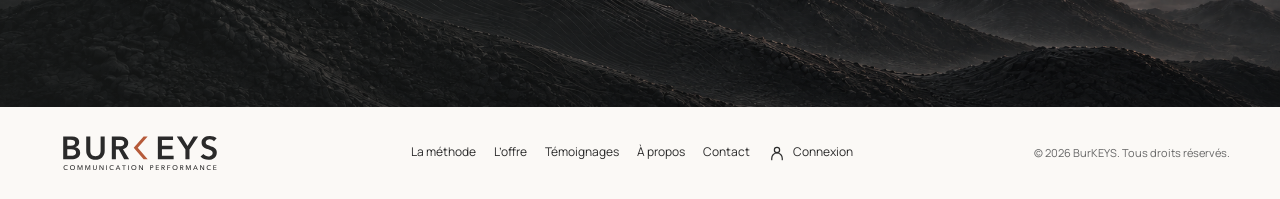
<file: a-propos.html>
<!doctype html>
<html lang="fr">
<head><meta charset="utf-8"><meta name="viewport" content="width=device-width,initial-scale=1"><title>À propos — Julien Burke | BurKEYS</title><meta name="description" content="Découvrez Julien Burke, fondateur de BurKEYS : deux langues, deux cultures et une approche de l’anglais construite sur le terrain."><link rel="preconnect" href="https://fonts.googleapis.com"><link rel="preconnect" href="https://fonts.gstatic.com" crossorigin><link href="https://fonts.googleapis.com/css2?family=Caveat:wght@500;600&family=Manrope:wght@400;500;600;700&display=swap" rel="stylesheet"><link rel="stylesheet" href="css/styles.css"></head>
<body class="about-page">
<header class="site-header"><div class="container header-inner"><a class="brand" href="index.html"><img src="images/logo.svg" alt="BurKEYS Communication Performance"></a><a class="mobile-login-link" href="https://burkeys-pilot.burkej235.workers.dev/login" aria-label="Connexion à votre espace BurKEYS" title="Connexion"><svg width="18" height="18" viewBox="0 0 24 24" fill="none" stroke="currentColor" stroke-width="1.6" stroke-linecap="round" stroke-linejoin="round" aria-hidden="true" focusable="false"><circle cx="12" cy="8" r="3.5"/><path d="M5 21v-2a7 7 0 0 1 14 0v2"/></svg></a><button class="menu-toggle" aria-expanded="false" aria-controls="site-nav"><span></span><span></span><span></span><span class="sr-only">Ouvrir le menu</span></button><nav id="site-nav" class="site-nav" aria-label="Navigation principale"><a href="methode.html">La méthode</a><a href="offre.html">L’offre</a><a href="a-propos.html" aria-current="page">À propos</a><a class="login-link" href="https://burkeys-pilot.burkej235.workers.dev/login"><svg width="18" height="18" viewBox="0 0 24 24" fill="none" stroke="currentColor" stroke-width="1.6" stroke-linecap="round" stroke-linejoin="round" aria-hidden="true" focusable="false"><circle cx="12" cy="8" r="3.5"/><path d="M5 21v-2a7 7 0 0 1 14 0v2"/></svg><span>Connexion</span></a><a class="method-mobile-booking" href="diagnostic.html">Réserver un diagnostic</a></nav><a class="button button-small header-cta" href="diagnostic.html">Réserver un diagnostic<svg class="button-arrow" width="16" height="16" viewBox="0 0 24 24" fill="none" stroke="currentColor" stroke-width="1.75" stroke-linecap="round" stroke-linejoin="round" aria-hidden="true" focusable="false"><path d="M4 12h16m-6-6 6 6-6 6"/></svg></a></div></header>
<main id="top">
<section class="about-hero" aria-labelledby="about-title">
  <div class="about-portrait"><img src="images/burkeys-about-portrait.png" width="1119" height="1406" alt="Julien Burke, fondateur de BurKEYS" fetchpriority="high" decoding="async"></div>
  <div class="about-hero-copy">
    <p class="eyebrow section-marker">À PROPOS</p>
    <h1 id="about-title"><span>Deux langues.</span><span>Deux cultures.</span><span class="about-title-accent">Une approche construite<br>sur le terrain.</span></h1>
    <p>Je suis Julien Burke, fondateur de BurKEYS. Franco-américain, enseignant et coach, j’ai créé cette méthode pour aider chacun à mieux utiliser l’anglais qu’il possède déjà et à développer ce qui lui manque.</p>
    <p>Mon approche réunit l’apprentissage des langues et les principes de l’entraînement : isoler, répéter, ajuster, puis remettre en situation.</p>
    <p class="handwritten about-personal-note">Humain. Précis. Adapté à vous.</p>
  </div>
</section>
<section class="about-blockages" aria-labelledby="about-blockages-title">
  <div class="container about-editorial-grid">
    <div><p class="eyebrow section-marker">LEVER LES BLOCAGES</p><h2 id="about-blockages-title">Ce qui vous bloque n’est pas toujours votre niveau.</h2></div>
    <div class="about-blockages-copy">
      <p>Parfois, il manque des sons, du vocabulaire ou des structures. Parfois, les connaissances sont là, mais l’accent, la peur de faire une erreur ou le manque de confiance empêchent de les utiliser.</p>
      <p>BurKEYS permet d’identifier ces blocages, de les travailler sans jugement et de construire progressivement une communication plus claire et naturelle.</p>
      <p class="handwritten about-accent-note">Votre accent n’a pas besoin de disparaître. Il ne doit plus vous empêcher de vous exprimer.</p>
    </div>
  </div>
</section>
<section class="about-experience" aria-label="Expérience et approche">
  <ul class="container about-experience-grid">
    <li><div class="about-experience-symbol"><svg class="founder-flag-pair" width="46" height="24" viewBox="0 0 46 24" fill="none" aria-hidden="true" focusable="false"><rect x="1" y="5" width="20" height="14" fill="#FBF9F6"/><path d="M1 5h6.667v14H1Z" fill="#43596A"/><path d="M14.333 5H21v14h-6.667Z" fill="#AD5738"/><rect x="25" y="5" width="20" height="14" fill="#FBF9F6"/><rect x="25" y="5.0000" width="20" height="1.0769" fill="#AD5738"/><rect x="25" y="7.1538" width="20" height="1.0769" fill="#AD5738"/><rect x="25" y="9.3077" width="20" height="1.0769" fill="#AD5738"/><rect x="25" y="11.4615" width="20" height="1.0769" fill="#AD5738"/><rect x="25" y="13.6154" width="20" height="1.0769" fill="#AD5738"/><rect x="25" y="15.7692" width="20" height="1.0769" fill="#AD5738"/><rect x="25" y="17.9231" width="20" height="1.0769" fill="#AD5738"/><rect x="25" y="5" width="8.5" height="7.5385" fill="#43596A"/><path d="M25.650 5.430l.065 .155 .17 .015-.13 .11 .04 .165-.145-.085-.145 .085 .04-.165-.13-.11 .17-.015Z" fill="#FBF9F6"/><path d="M27.050 5.430l.065 .155 .17 .015-.13 .11 .04 .165-.145-.085-.145 .085 .04-.165-.13-.11 .17-.015Z" fill="#FBF9F6"/><path d="M28.450 5.430l.065 .155 .17 .015-.13 .11 .04 .165-.145-.085-.145 .085 .04-.165-.13-.11 .17-.015Z" fill="#FBF9F6"/><path d="M29.850 5.430l.065 .155 .17 .015-.13 .11 .04 .165-.145-.085-.145 .085 .04-.165-.13-.11 .17-.015Z" fill="#FBF9F6"/><path d="M31.250 5.430l.065 .155 .17 .015-.13 .11 .04 .165-.145-.085-.145 .085 .04-.165-.13-.11 .17-.015Z" fill="#FBF9F6"/><path d="M32.650 5.430l.065 .155 .17 .015-.13 .11 .04 .165-.145-.085-.145 .085 .04-.165-.13-.11 .17-.015Z" fill="#FBF9F6"/><path d="M26.350 6.200l.065 .155 .17 .015-.13 .11 .04 .165-.145-.085-.145 .085 .04-.165-.13-.11 .17-.015Z" fill="#FBF9F6"/><path d="M27.750 6.200l.065 .155 .17 .015-.13 .11 .04 .165-.145-.085-.145 .085 .04-.165-.13-.11 .17-.015Z" fill="#FBF9F6"/><path d="M29.150 6.200l.065 .155 .17 .015-.13 .11 .04 .165-.145-.085-.145 .085 .04-.165-.13-.11 .17-.015Z" fill="#FBF9F6"/><path d="M30.550 6.200l.065 .155 .17 .015-.13 .11 .04 .165-.145-.085-.145 .085 .04-.165-.13-.11 .17-.015Z" fill="#FBF9F6"/><path d="M31.950 6.200l.065 .155 .17 .015-.13 .11 .04 .165-.145-.085-.145 .085 .04-.165-.13-.11 .17-.015Z" fill="#FBF9F6"/><path d="M25.650 6.970l.065 .155 .17 .015-.13 .11 .04 .165-.145-.085-.145 .085 .04-.165-.13-.11 .17-.015Z" fill="#FBF9F6"/><path d="M27.050 6.970l.065 .155 .17 .015-.13 .11 .04 .165-.145-.085-.145 .085 .04-.165-.13-.11 .17-.015Z" fill="#FBF9F6"/><path d="M28.450 6.970l.065 .155 .17 .015-.13 .11 .04 .165-.145-.085-.145 .085 .04-.165-.13-.11 .17-.015Z" fill="#FBF9F6"/><path d="M29.850 6.970l.065 .155 .17 .015-.13 .11 .04 .165-.145-.085-.145 .085 .04-.165-.13-.11 .17-.015Z" fill="#FBF9F6"/><path d="M31.250 6.970l.065 .155 .17 .015-.13 .11 .04 .165-.145-.085-.145 .085 .04-.165-.13-.11 .17-.015Z" fill="#FBF9F6"/><path d="M32.650 6.970l.065 .155 .17 .015-.13 .11 .04 .165-.145-.085-.145 .085 .04-.165-.13-.11 .17-.015Z" fill="#FBF9F6"/><path d="M26.350 7.740l.065 .155 .17 .015-.13 .11 .04 .165-.145-.085-.145 .085 .04-.165-.13-.11 .17-.015Z" fill="#FBF9F6"/><path d="M27.750 7.740l.065 .155 .17 .015-.13 .11 .04 .165-.145-.085-.145 .085 .04-.165-.13-.11 .17-.015Z" fill="#FBF9F6"/><path d="M29.150 7.740l.065 .155 .17 .015-.13 .11 .04 .165-.145-.085-.145 .085 .04-.165-.13-.11 .17-.015Z" fill="#FBF9F6"/><path d="M30.550 7.740l.065 .155 .17 .015-.13 .11 .04 .165-.145-.085-.145 .085 .04-.165-.13-.11 .17-.015Z" fill="#FBF9F6"/><path d="M31.950 7.740l.065 .155 .17 .015-.13 .11 .04 .165-.145-.085-.145 .085 .04-.165-.13-.11 .17-.015Z" fill="#FBF9F6"/><path d="M25.650 8.510l.065 .155 .17 .015-.13 .11 .04 .165-.145-.085-.145 .085 .04-.165-.13-.11 .17-.015Z" fill="#FBF9F6"/><path d="M27.050 8.510l.065 .155 .17 .015-.13 .11 .04 .165-.145-.085-.145 .085 .04-.165-.13-.11 .17-.015Z" fill="#FBF9F6"/><path d="M28.450 8.510l.065 .155 .17 .015-.13 .11 .04 .165-.145-.085-.145 .085 .04-.165-.13-.11 .17-.015Z" fill="#FBF9F6"/><path d="M29.850 8.510l.065 .155 .17 .015-.13 .11 .04 .165-.145-.085-.145 .085 .04-.165-.13-.11 .17-.015Z" fill="#FBF9F6"/><path d="M31.250 8.510l.065 .155 .17 .015-.13 .11 .04 .165-.145-.085-.145 .085 .04-.165-.13-.11 .17-.015Z" fill="#FBF9F6"/><path d="M32.650 8.510l.065 .155 .17 .015-.13 .11 .04 .165-.145-.085-.145 .085 .04-.165-.13-.11 .17-.015Z" fill="#FBF9F6"/><path d="M26.350 9.280l.065 .155 .17 .015-.13 .11 .04 .165-.145-.085-.145 .085 .04-.165-.13-.11 .17-.015Z" fill="#FBF9F6"/><path d="M27.750 9.280l.065 .155 .17 .015-.13 .11 .04 .165-.145-.085-.145 .085 .04-.165-.13-.11 .17-.015Z" fill="#FBF9F6"/><path d="M29.150 9.280l.065 .155 .17 .015-.13 .11 .04 .165-.145-.085-.145 .085 .04-.165-.13-.11 .17-.015Z" fill="#FBF9F6"/><path d="M30.550 9.280l.065 .155 .17 .015-.13 .11 .04 .165-.145-.085-.145 .085 .04-.165-.13-.11 .17-.015Z" fill="#FBF9F6"/><path d="M31.950 9.280l.065 .155 .17 .015-.13 .11 .04 .165-.145-.085-.145 .085 .04-.165-.13-.11 .17-.015Z" fill="#FBF9F6"/><path d="M25.650 10.050l.065 .155 .17 .015-.13 .11 .04 .165-.145-.085-.145 .085 .04-.165-.13-.11 .17-.015Z" fill="#FBF9F6"/><path d="M27.050 10.050l.065 .155 .17 .015-.13 .11 .04 .165-.145-.085-.145 .085 .04-.165-.13-.11 .17-.015Z" fill="#FBF9F6"/><path d="M28.450 10.050l.065 .155 .17 .015-.13 .11 .04 .165-.145-.085-.145 .085 .04-.165-.13-.11 .17-.015Z" fill="#FBF9F6"/><path d="M29.850 10.050l.065 .155 .17 .015-.13 .11 .04 .165-.145-.085-.145 .085 .04-.165-.13-.11 .17-.015Z" fill="#FBF9F6"/><path d="M31.250 10.050l.065 .155 .17 .015-.13 .11 .04 .165-.145-.085-.145 .085 .04-.165-.13-.11 .17-.015Z" fill="#FBF9F6"/><path d="M32.650 10.050l.065 .155 .17 .015-.13 .11 .04 .165-.145-.085-.145 .085 .04-.165-.13-.11 .17-.015Z" fill="#FBF9F6"/><path d="M26.350 10.820l.065 .155 .17 .015-.13 .11 .04 .165-.145-.085-.145 .085 .04-.165-.13-.11 .17-.015Z" fill="#FBF9F6"/><path d="M27.750 10.820l.065 .155 .17 .015-.13 .11 .04 .165-.145-.085-.145 .085 .04-.165-.13-.11 .17-.015Z" fill="#FBF9F6"/><path d="M29.150 10.820l.065 .155 .17 .015-.13 .11 .04 .165-.145-.085-.145 .085 .04-.165-.13-.11 .17-.015Z" fill="#FBF9F6"/><path d="M30.550 10.820l.065 .155 .17 .015-.13 .11 .04 .165-.145-.085-.145 .085 .04-.165-.13-.11 .17-.015Z" fill="#FBF9F6"/><path d="M31.950 10.820l.065 .155 .17 .015-.13 .11 .04 .165-.145-.085-.145 .085 .04-.165-.13-.11 .17-.015Z" fill="#FBF9F6"/><path d="M25.650 11.590l.065 .155 .17 .015-.13 .11 .04 .165-.145-.085-.145 .085 .04-.165-.13-.11 .17-.015Z" fill="#FBF9F6"/><path d="M27.050 11.590l.065 .155 .17 .015-.13 .11 .04 .165-.145-.085-.145 .085 .04-.165-.13-.11 .17-.015Z" fill="#FBF9F6"/><path d="M28.450 11.590l.065 .155 .17 .015-.13 .11 .04 .165-.145-.085-.145 .085 .04-.165-.13-.11 .17-.015Z" fill="#FBF9F6"/><path d="M29.850 11.590l.065 .155 .17 .015-.13 .11 .04 .165-.145-.085-.145 .085 .04-.165-.13-.11 .17-.015Z" fill="#FBF9F6"/><path d="M31.250 11.590l.065 .155 .17 .015-.13 .11 .04 .165-.145-.085-.145 .085 .04-.165-.13-.11 .17-.015Z" fill="#FBF9F6"/><path d="M32.650 11.590l.065 .155 .17 .015-.13 .11 .04 .165-.145-.085-.145 .085 .04-.165-.13-.11 .17-.015Z" fill="#FBF9F6"/><path d="M1 5h20v14H1ZM25 5h20v14H25Z" stroke="#2A2A2A" stroke-opacity=".15" stroke-width=".6"/></svg></div><h3>Franco-américain</h3><p>Deux langues vécues au quotidien.</p></li>
    <li><h3><span class="about-experience-number">15+</span> <span>ans d’enseignement</span></h3><p>Des profils, des niveaux et des objectifs variés.</p></li>
    <li><div class="about-experience-symbol"><svg width="24" height="24" viewBox="0 0 24 24" fill="none" stroke="currentColor" stroke-width="1.25" stroke-linecap="round" stroke-linejoin="round" aria-hidden="true" focusable="false"><rect x="3" y="3" width="18" height="18" rx="1.5"/><circle cx="8" cy="16" r="1.5"/><path d="M8 12V9c0-2 2-3 4-3h4m-2-2 2 2-2 2m1 6 3 3m0-3-3 3"/></svg></div><h3>Coach de performance</h3><p>Répéter, ajuster et transférer vers le réel.</p></li>
  </ul>
</section>
<section class="section final-cta" id="contact" aria-labelledby="final-cta-title">
  <img class="cta-mountain-background" src="images/cinematic%20charcoal%20mountain%20horizon.png" width="2172" height="724" alt="" aria-hidden="true" loading="lazy" decoding="async">
  <div class="container final-cta-content">
    <div class="final-cta-copy">
      <p class="eyebrow">VOTRE POINT DE DÉPART</p>
      <h2 id="final-cta-title"><span>Jusqu’où votre anglais</span><span>peut-il vous emmener ?</span></h2>
      <p class="final-cta-description">Un diagnostic pour identifier vos priorités et tracer un parcours d’entraînement adapté à vos situations.</p>
    </div>
    <a class="button final-diagnostic-button" href="diagnostic.html">Réserver mon diagnostic<svg class="button-arrow" width="18" height="18" viewBox="0 0 24 24" fill="none" stroke="currentColor" stroke-width="1.5" stroke-linecap="round" stroke-linejoin="round" aria-hidden="true" focusable="false"><path d="M4 12h16m-6-6 6 6-6 6"/></svg></a>
  </div>
</section>
</main>
<footer class="site-footer">
  <div class="container footer-grid">
    <a class="footer-brand" href="#top" aria-label="BurKEYS — retour en haut"><img src="images/logo.svg" alt="BurKEYS Communication Performance" width="180" height="36" loading="lazy"></a>
    <nav class="footer-links" aria-label="Navigation de pied de page">
      <a href="methode.html">La méthode</a>
      <a href="offre.html">L’offre</a>
      
      <a href="index.html#temoignages">Témoignages</a>
      <a href="a-propos.html">À propos</a>
      <a href="diagnostic.html">Contact</a>
      <a class="login-link" href="https://burkeys-pilot.burkej235.workers.dev/login"><svg width="18" height="18" viewBox="0 0 24 24" fill="none" stroke="currentColor" stroke-width="1.6" stroke-linecap="round" stroke-linejoin="round" aria-hidden="true" focusable="false"><circle cx="12" cy="8" r="3.5"/><path d="M5 21v-2a7 7 0 0 1 14 0v2"/></svg><span>Connexion</span></a>
    </nav>
    <p class="footer-copyright">© 2026 BurKEYS. Tous droits réservés.</p>
  </div>
</footer>
<script src="js/main.js"></script>
</body>
</html>
</file>
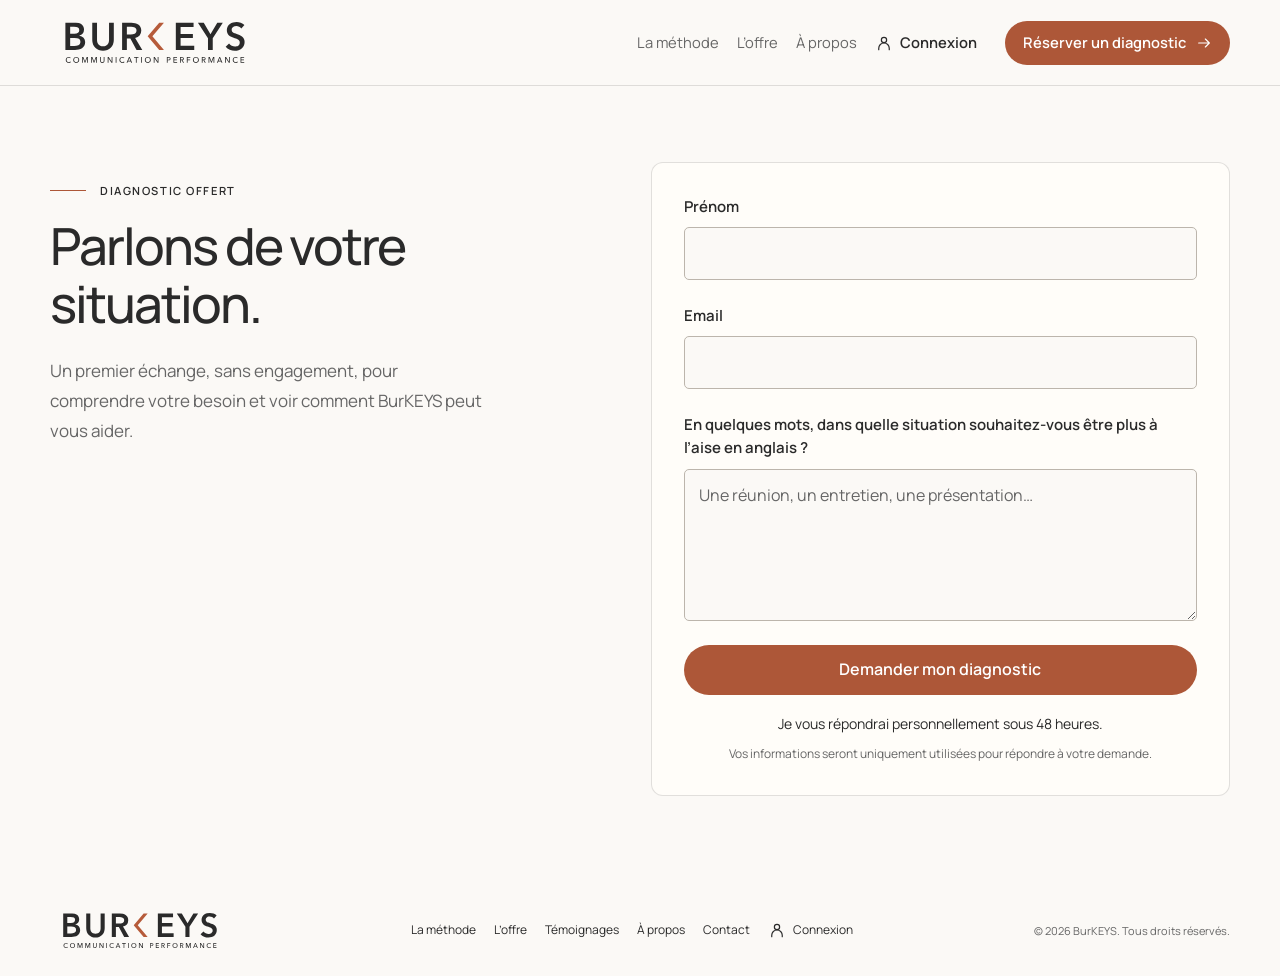
<file: diagnostic.html>
<!doctype html>
<html lang="fr">
<head><meta charset="utf-8"><meta name="viewport" content="width=device-width,initial-scale=1"><title>Demander un diagnostic — BurKEYS</title><meta name="description" content="Un premier échange, sans engagement, pour comprendre votre besoin et voir comment BurKEYS peut vous aider."><link rel="preconnect" href="https://fonts.googleapis.com"><link rel="preconnect" href="https://fonts.gstatic.com" crossorigin><link href="https://fonts.googleapis.com/css2?family=Caveat:wght@500;600&family=Manrope:wght@400;500;600;700&display=swap" rel="stylesheet"><link rel="stylesheet" href="css/styles.css"></head>
<body class="diagnostic-page">
<header class="site-header"><div class="container header-inner"><a class="brand" href="index.html"><img src="images/logo.svg" alt="BurKEYS Communication Performance"></a><a class="mobile-login-link" href="https://burkeys-pilot.burkej235.workers.dev/login" aria-label="Connexion à votre espace BurKEYS" title="Connexion"><svg width="18" height="18" viewBox="0 0 24 24" fill="none" stroke="currentColor" stroke-width="1.6" stroke-linecap="round" stroke-linejoin="round" aria-hidden="true" focusable="false"><circle cx="12" cy="8" r="3.5"/><path d="M5 21v-2a7 7 0 0 1 14 0v2"/></svg></a><button class="menu-toggle" aria-expanded="false" aria-controls="site-nav"><span></span><span></span><span></span><span class="sr-only">Ouvrir le menu</span></button><nav id="site-nav" class="site-nav" aria-label="Navigation principale"><a href="methode.html">La méthode</a><a href="offre.html">L’offre</a><a href="a-propos.html">À propos</a><a class="login-link" href="https://burkeys-pilot.burkej235.workers.dev/login"><svg width="18" height="18" viewBox="0 0 24 24" fill="none" stroke="currentColor" stroke-width="1.6" stroke-linecap="round" stroke-linejoin="round" aria-hidden="true" focusable="false"><circle cx="12" cy="8" r="3.5"/><path d="M5 21v-2a7 7 0 0 1 14 0v2"/></svg><span>Connexion</span></a><a class="method-mobile-booking" href="diagnostic.html">Réserver un diagnostic</a></nav><a class="button button-small header-cta" href="diagnostic.html">Réserver un diagnostic<svg class="button-arrow" width="16" height="16" viewBox="0 0 24 24" fill="none" stroke="currentColor" stroke-width="1.75" stroke-linecap="round" stroke-linejoin="round" aria-hidden="true" focusable="false"><path d="M4 12h16m-6-6 6 6-6 6"/></svg></a></div></header>
<main>
<section class="diagnostic-request" aria-labelledby="request-title">
<div class="container request-grid">
<div class="request-intro"><p class="eyebrow">DIAGNOSTIC OFFERT</p><h1 id="request-title">Parlons de votre situation.</h1><p>Un premier échange, sans engagement, pour comprendre votre besoin et voir comment BurKEYS peut vous aider.</p></div>
<form class="request-form" id="diagnostic-request-form" action="https://formspree.io/f/xppwpjok" method="POST" aria-labelledby="request-title">
<div class="request-field"><label for="request-name">Prénom</label><input id="request-name" name="name" autocomplete="given-name" required aria-describedby="request-name-error"><p class="field-error" id="request-name-error" aria-live="polite" hidden></p></div>
<div class="request-field"><label for="request-email">Email</label><input id="request-email" name="email" type="email" autocomplete="email" required aria-describedby="request-email-error"><p class="field-error" id="request-email-error" aria-live="polite" hidden></p></div>
<div class="request-field"><label for="request-situation">En quelques mots, dans quelle situation souhaitez-vous être plus à l’aise en anglais ?</label><textarea id="request-situation" name="message" rows="5" placeholder="Une réunion, un entretien, une présentation…" required aria-describedby="request-situation-error"></textarea><p class="field-error" id="request-situation-error" aria-live="polite" hidden></p></div>
<button class="button" type="submit">Demander mon diagnostic</button>
<p class="request-reassurance">Je vous répondrai personnellement sous 48 heures.</p>
<p class="request-privacy">Vos informations seront uniquement utilisées pour répondre à votre demande.</p>
<p class="request-status" role="alert" tabindex="-1" hidden></p>
</form>
<template id="diagnostic-success-message">
<div class="request-confirmation" tabindex="-1" role="status" style="padding: 32px 0; text-align: center;">
<h2 class="eyebrow" style="color: var(--terracotta);">DEMANDE ENVOYÉE</h2>
<p>Merci, votre demande a bien été envoyée.</p>
<p class="request-reassurance">Je vous répondrai personnellement sous 48 heures.</p>
</div>
</template>
</div>
</section>
</main>
<footer class="site-footer">
  <div class="container footer-grid">
    <a class="footer-brand" href="index.html" aria-label="BurKEYS — retour en haut"><img src="images/logo.svg" alt="BurKEYS Communication Performance" width="180" height="36" loading="lazy"></a>
    <nav class="footer-links" aria-label="Navigation de pied de page">
      <a href="methode.html">La méthode</a>
      <a href="offre.html">L’offre</a>
      
      <a href="index.html#temoignages">Témoignages</a>
      <a href="a-propos.html">À propos</a>
      <a href="diagnostic.html">Contact</a>
      <a class="login-link" href="https://burkeys-pilot.burkej235.workers.dev/login"><svg width="18" height="18" viewBox="0 0 24 24" fill="none" stroke="currentColor" stroke-width="1.6" stroke-linecap="round" stroke-linejoin="round" aria-hidden="true" focusable="false"><circle cx="12" cy="8" r="3.5"/><path d="M5 21v-2a7 7 0 0 1 14 0v2"/></svg><span>Connexion</span></a>
    </nav>
    <p class="footer-copyright">© 2026 BurKEYS. Tous droits réservés.</p>
  </div>
</footer>
<script src="js/main.js"></script>
</body></html>
</file>
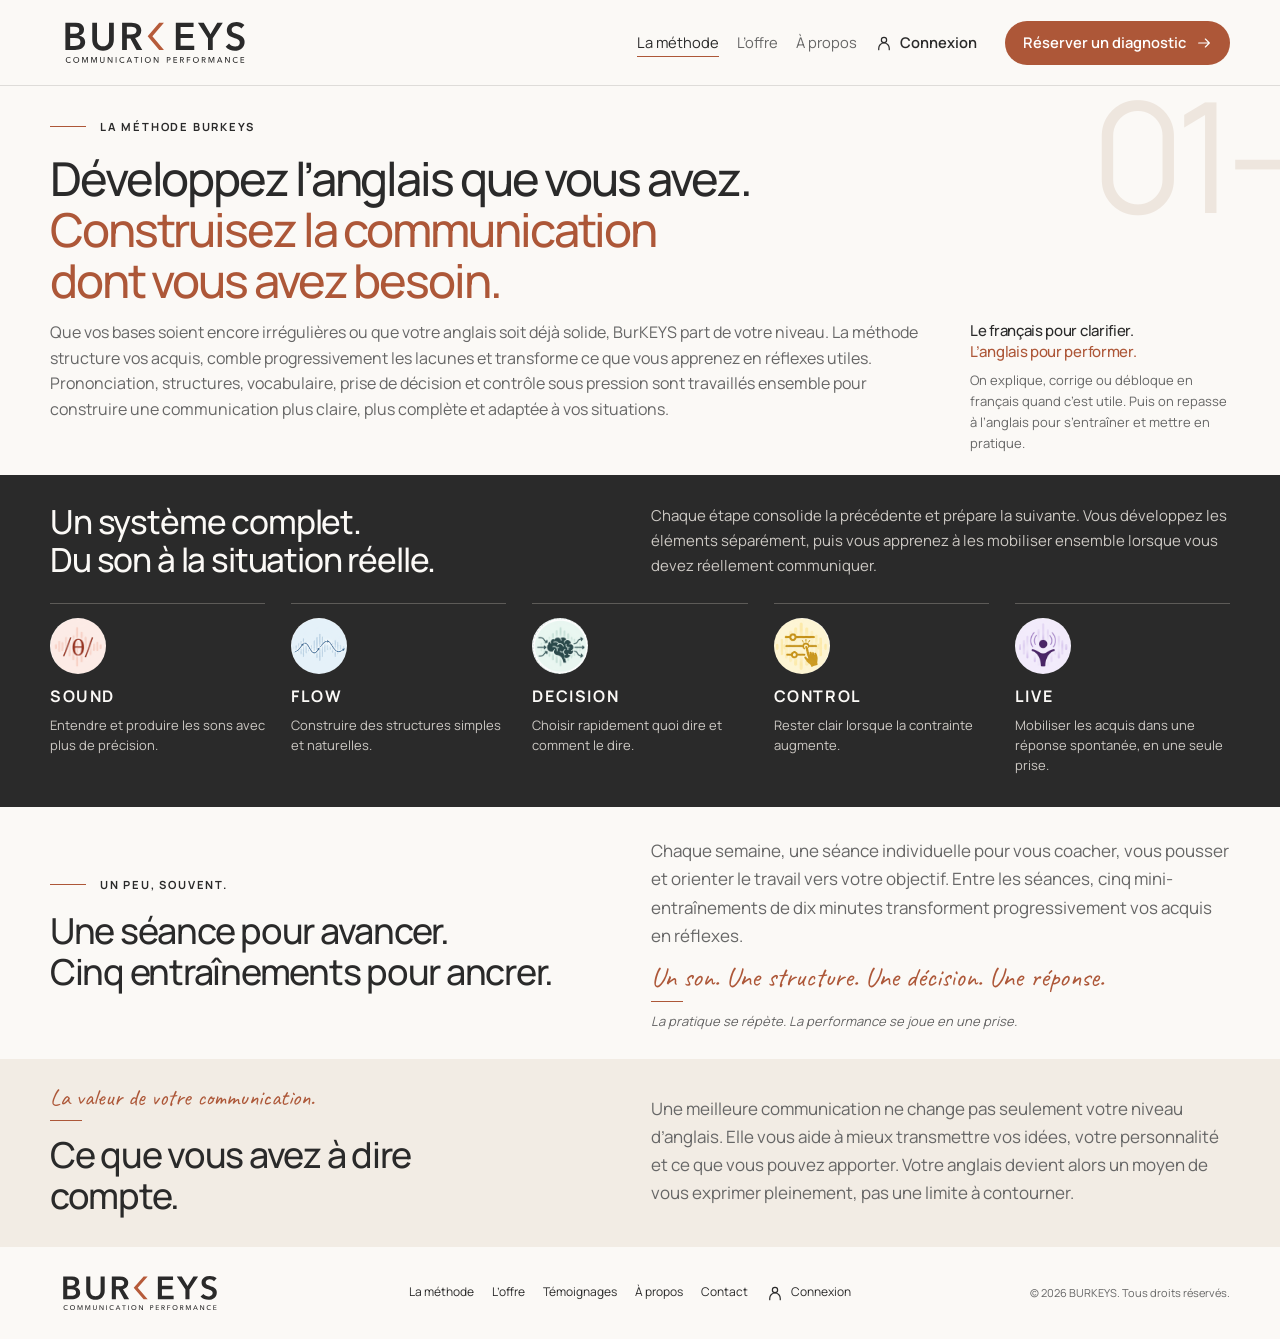
<file: methode.html>
<!doctype html>
<html lang="fr">
<head><meta charset="utf-8"><meta name="viewport" content="width=device-width,initial-scale=1"><title>La méthode BURKEYS — Du son à la situation réelle</title><meta name="description" content="Découvrez la méthode BurKEYS : cinq piliers pour développer votre anglais et construire une communication plus claire, plus complète et adaptée à vos situations."><link rel="preconnect" href="https://fonts.googleapis.com"><link rel="preconnect" href="https://fonts.gstatic.com" crossorigin><link href="https://fonts.googleapis.com/css2?family=Caveat:wght@500;600&family=Manrope:wght@400;500;600;700&display=swap" rel="stylesheet"><link rel="stylesheet" href="css/styles.css"></head>
<body class="method-page">
<header class="site-header"><div class="container header-inner"><a class="brand" href="index.html"><img src="images/logo.svg" alt="BURKEYS Communication Performance"></a><a class="mobile-login-link" href="https://burkeys-pilot.burkej235.workers.dev/login" aria-label="Connexion à votre espace BurKEYS" title="Connexion"><svg width="18" height="18" viewBox="0 0 24 24" fill="none" stroke="currentColor" stroke-width="1.6" stroke-linecap="round" stroke-linejoin="round" aria-hidden="true" focusable="false"><circle cx="12" cy="8" r="3.5"/><path d="M5 21v-2a7 7 0 0 1 14 0v2"/></svg></a><button class="menu-toggle" aria-expanded="false" aria-controls="site-nav"><span></span><span></span><span></span><span class="sr-only">Ouvrir le menu</span></button><nav id="site-nav" class="site-nav" aria-label="Navigation principale"><a href="methode.html" aria-current="page">La méthode</a><a href="offre.html">L’offre</a><a href="a-propos.html">À propos</a><a class="login-link" href="https://burkeys-pilot.burkej235.workers.dev/login"><svg width="18" height="18" viewBox="0 0 24 24" fill="none" stroke="currentColor" stroke-width="1.6" stroke-linecap="round" stroke-linejoin="round" aria-hidden="true" focusable="false"><circle cx="12" cy="8" r="3.5"/><path d="M5 21v-2a7 7 0 0 1 14 0v2"/></svg><span>Connexion</span></a><a class="method-mobile-booking" href="diagnostic.html">Réserver un diagnostic</a></nav><a class="button button-small header-cta" href="diagnostic.html">Réserver un diagnostic<svg class="button-arrow" width="16" height="16" viewBox="0 0 24 24" fill="none" stroke="currentColor" stroke-width="1.75" stroke-linecap="round" stroke-linejoin="round" aria-hidden="true" focusable="false"><path d="M4 12h16m-6-6 6 6-6 6"/></svg></a></div></header>
<main id="top">
  <section class="method-page-hero" aria-labelledby="method-page-title">
    <div class="container">
      <span class="method-page-number" aria-hidden="true">01–</span>
      <p class="eyebrow section-marker">LA MÉTHODE BURKEYS</p>
      <h1 id="method-page-title"><span class="method-title-line">Développez l’anglais que vous avez.</span><span class="method-title-accent"><span class="method-title-line">Construisez la communication</span><span class="method-title-line">dont vous avez besoin.</span></span></h1>
      <p class="method-page-intro">Que vos bases soient encore irrégulières ou que votre anglais soit déjà solide, BurKEYS part de votre niveau. La méthode structure vos acquis, comble progressivement les lacunes et transforme ce que vous apprenez en réflexes utiles. Prononciation, structures, vocabulaire, prise de décision et contrôle sous pression sont travaillés ensemble pour construire une communication plus claire, plus complète et adaptée à vos situations.</p>
      <aside class="method-hero-note" aria-labelledby="method-hero-note-title">
        <p class="method-hero-note-title" id="method-hero-note-title">Le français pour clarifier.<br><span>L’anglais pour performer.</span></p>
        <p>On explique, corrige ou débloque en français quand c’est utile. Puis on repasse à l’anglais pour s’entraîner et mettre en pratique.</p>
      </aside>
    </div>
  </section>
  <section class="method-system" aria-labelledby="method-system-title">
    <div class="container">
      <div class="method-editorial-grid method-system-intro">
        <h2 id="method-system-title">Un système complet.<br>Du son à la situation réelle.</h2>
        <p>Chaque étape consolide la précédente et prépare la suivante. Vous développez les éléments séparément, puis vous apprenez à les mobiliser ensemble lorsque vous devez réellement communiquer.</p>
      </div>
      <ol class="method-stage-list">
        <li class="method-stage">
          <span class="phase-badge phase-badge--sound" aria-hidden="true"><img src="images/sound%20icon.png" alt="" width="1448" height="1086" loading="lazy" decoding="async"></span>
          <h3>SOUND</h3>
          <p>Entendre et produire les sons avec plus de précision.</p>
        </li>
        <li class="method-stage">
          <span class="phase-badge phase-badge--flow" aria-hidden="true"><img src="images/Flow%20Icon.png" alt="" width="1536" height="1024" loading="lazy" decoding="async"></span>
          <h3>FLOW</h3>
          <p>Construire des structures simples et naturelles.</p>
        </li>
        <li class="method-stage">
          <span class="phase-badge phase-badge--decision" aria-hidden="true"><img src="images/decision%20icon.png" alt="" width="1536" height="1024" loading="lazy" decoding="async"></span>
          <h3>DECISION</h3>
          <p>Choisir rapidement quoi dire et comment le dire.</p>
        </li>
        <li class="method-stage">
          <span class="phase-badge phase-badge--control" aria-hidden="true"><img src="images/control%20icon.png" alt="" width="1536" height="1024" loading="lazy" decoding="async"></span>
          <h3>CONTROL</h3>
          <p>Rester clair lorsque la contrainte augmente.</p>
        </li>
        <li class="method-stage">
          <span class="phase-badge phase-badge--live" aria-hidden="true"><img src="images/live%20icon.png" alt="" width="1536" height="1024" loading="lazy" decoding="async"></span>
          <h3>LIVE</h3>
          <p>Mobiliser les acquis dans une réponse spontanée, en une seule prise.</p>
        </li>
      </ol>
    </div>
  </section>
  <section class="method-rhythm" aria-labelledby="method-rhythm-title">
    <div class="container method-editorial-grid">
      <div>
        <p class="eyebrow section-marker">UN PEU, SOUVENT.</p>
        <h2 id="method-rhythm-title">Une séance pour avancer.<br>Cinq entraînements pour ancrer.</h2>
      </div>
      <div class="method-editorial-copy">
        <p>Chaque semaine, une séance individuelle pour vous coacher, vous pousser et orienter le travail vers votre objectif. Entre les séances, cinq mini-entraînements de dix minutes transforment progressivement vos acquis en réflexes.</p>
        <p class="handwritten method-rhythm-accent">Un son. Une structure. Une décision. Une réponse.</p>
        <p class="method-one-take">La pratique se répète. La performance se joue en une prise.</p>
      </div>
    </div>
  </section>
  <section class="method-value" aria-labelledby="method-value-title">
    <div class="container method-editorial-grid">
      <div>
        <p class="handwritten method-value-accent">La valeur de votre communication.</p>
        <h2 id="method-value-title">Ce que vous avez à dire compte.</h2>
      </div>
      <div class="method-editorial-copy">
        <p>Une meilleure communication ne change pas seulement votre niveau d’anglais. Elle vous aide à mieux transmettre vos idées, votre personnalité et ce que vous pouvez apporter. Votre anglais devient alors un moyen de vous exprimer pleinement, pas une limite à contourner.</p>
      </div>
    </div>
  </section>
</main>
<footer class="site-footer">
  <div class="container footer-grid">
    <a class="footer-brand" href="index.html#top" aria-label="BURKEYS — retour en haut"><img src="images/logo.svg" alt="BURKEYS Communication Performance" width="180" height="36" loading="lazy"></a>
    <nav class="footer-links" aria-label="Navigation de pied de page">
      <a href="methode.html">La méthode</a>
      <a href="offre.html">L’offre</a>
      
      <a href="index.html#temoignages">Témoignages</a>
      <a href="a-propos.html">À propos</a>
      <a href="diagnostic.html">Contact</a>
      <a class="login-link" href="https://burkeys-pilot.burkej235.workers.dev/login"><svg width="18" height="18" viewBox="0 0 24 24" fill="none" stroke="currentColor" stroke-width="1.6" stroke-linecap="round" stroke-linejoin="round" aria-hidden="true" focusable="false"><circle cx="12" cy="8" r="3.5"/><path d="M5 21v-2a7 7 0 0 1 14 0v2"/></svg><span>Connexion</span></a>
    </nav>
    <p class="footer-copyright">© 2026 BURKEYS. Tous droits réservés.</p>
  </div>
</footer>
<script src="js/main.js"></script>
</body>
</html>
</file>
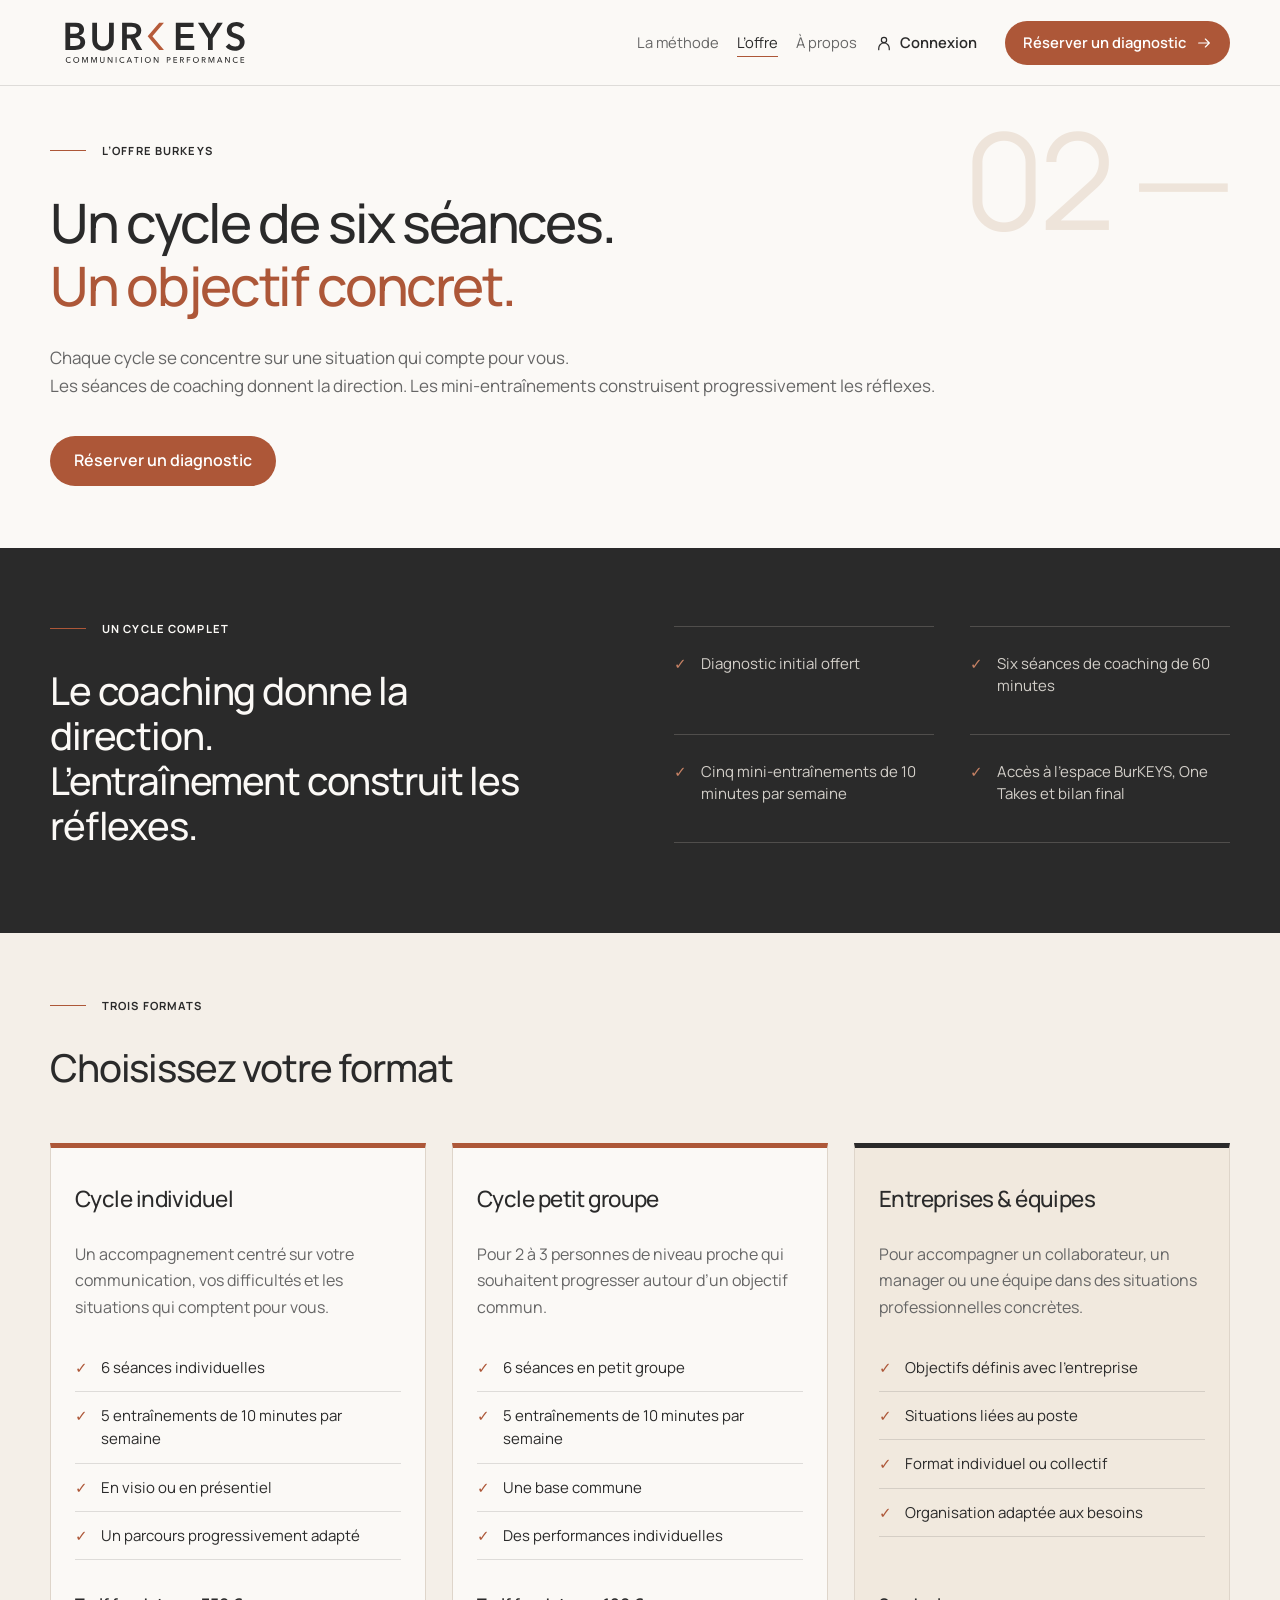
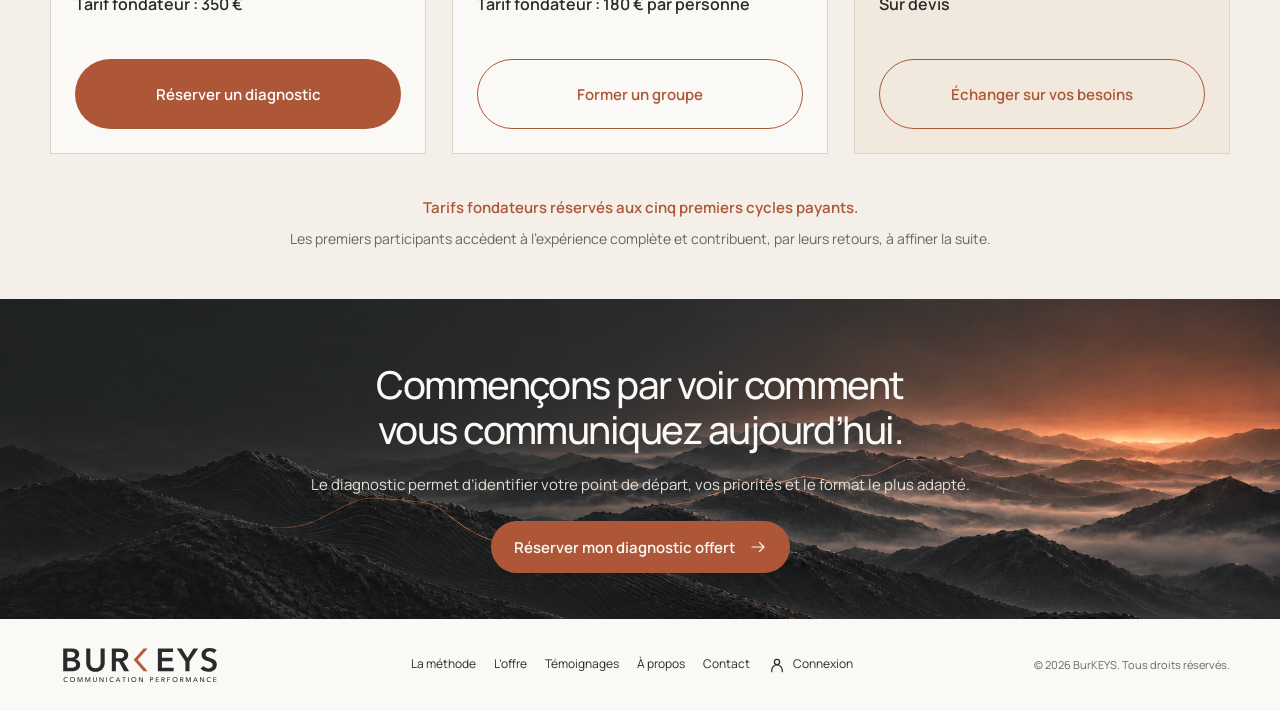
<file: offre.html>
<!doctype html>
<html lang="fr">
<head><meta charset="utf-8"><meta name="viewport" content="width=device-width,initial-scale=1"><title>L’offre — Un cycle de six semaines | BurKEYS</title><meta name="description" content="Un cycle BurKEYS de six semaines autour d’un objectif concret : coaching hebdomadaire et mini-entraînements, en individuel ou petit groupe."><link rel="preconnect" href="https://fonts.googleapis.com"><link rel="preconnect" href="https://fonts.gstatic.com" crossorigin><link href="https://fonts.googleapis.com/css2?family=Caveat:wght@500;600&family=Manrope:wght@400;500;600;700&display=swap" rel="stylesheet"><link rel="stylesheet" href="css/styles.css"></head>
<body class="offer-page">
<header class="site-header"><div class="container header-inner"><a class="brand" href="index.html"><img src="images/logo.svg" alt="BurKEYS Communication Performance"></a><a class="mobile-login-link" href="https://burkeys-pilot.burkej235.workers.dev/login" aria-label="Connexion à votre espace BurKEYS" title="Connexion"><svg width="18" height="18" viewBox="0 0 24 24" fill="none" stroke="currentColor" stroke-width="1.6" stroke-linecap="round" stroke-linejoin="round" aria-hidden="true" focusable="false"><circle cx="12" cy="8" r="3.5"/><path d="M5 21v-2a7 7 0 0 1 14 0v2"/></svg></a><button class="menu-toggle" aria-expanded="false" aria-controls="site-nav"><span></span><span></span><span></span><span class="sr-only">Ouvrir le menu</span></button><nav id="site-nav" class="site-nav" aria-label="Navigation principale"><a href="methode.html">La méthode</a><a href="offre.html" aria-current="page">L’offre</a><a href="a-propos.html">À propos</a><a class="login-link" href="https://burkeys-pilot.burkej235.workers.dev/login"><svg width="18" height="18" viewBox="0 0 24 24" fill="none" stroke="currentColor" stroke-width="1.6" stroke-linecap="round" stroke-linejoin="round" aria-hidden="true" focusable="false"><circle cx="12" cy="8" r="3.5"/><path d="M5 21v-2a7 7 0 0 1 14 0v2"/></svg><span>Connexion</span></a><a class="method-mobile-booking" href="diagnostic.html">Réserver un diagnostic</a></nav><a class="button button-small header-cta" href="diagnostic.html">Réserver un diagnostic<svg class="button-arrow" width="16" height="16" viewBox="0 0 24 24" fill="none" stroke="currentColor" stroke-width="1.75" stroke-linecap="round" stroke-linejoin="round" aria-hidden="true" focusable="false"><path d="M4 12h16m-6-6 6 6-6 6"/></svg></a></div></header>
<main id="top">
<section class="offer-page-hero" aria-labelledby="offer-title"><div class="container">
<span class="offer-chapter" aria-hidden="true">02 —</span>
<p class="eyebrow section-marker">L’OFFRE BURKEYS</p>
<h1 id="offer-title"><span>Un cycle de six séances.</span><span>Un objectif concret.</span></h1>
<p class="offer-intro">Chaque cycle se concentre sur une situation qui compte pour vous.<br>Les séances de coaching donnent la direction. Les mini-entraînements construisent progressivement les réflexes.</p>
<a class="button" href="diagnostic.html">Réserver un diagnostic</a>
</div></section>
<section class="offer-cycle" aria-labelledby="offer-cycle-title"><div class="container offer-cycle-grid">
<div><p class="eyebrow section-marker">UN CYCLE COMPLET</p><h2 id="offer-cycle-title">Le coaching donne la direction.<br>L’entraînement construit les réflexes.</h2></div>
<ul class="offer-inclusions"><li>Diagnostic initial offert</li><li>Six séances de coaching de 60 minutes</li><li>Cinq mini-entraînements de 10 minutes par semaine</li><li>Accès à l’espace BurKEYS, One Takes et bilan final</li></ul>
</div></section>
<section class="offer-formats" aria-labelledby="offer-formats-title"><div class="container">
<p class="eyebrow section-marker">TROIS FORMATS</p><h2 id="offer-formats-title">Choisissez votre format</h2>
<div class="offer-pricing-grid">
<article class="offer-price-card offer-price-card--individual" aria-labelledby="individual-title">
<h3 id="individual-title">Cycle individuel</h3>
<p class="offer-price-description">Un accompagnement centré sur votre communication, vos difficultés et les situations qui comptent pour vous.</p>
<ul class="offer-price-features">
<li>6 séances individuelles</li>
<li>5 entraînements de 10 minutes par semaine</li>
<li>En visio ou en présentiel</li>
<li>Un parcours progressivement adapté</li>
</ul>
<div class="offer-price-footer"><p class="offer-price">Tarif fondateur : 350 €</p>
<a class="button" href="diagnostic.html">Réserver un diagnostic</a></div>
</article>
<article class="offer-price-card offer-price-card--group" aria-labelledby="group-title">
<h3 id="group-title">Cycle petit groupe</h3>
<p class="offer-price-description">Pour 2 à 3 personnes de niveau proche qui souhaitent progresser autour d’un objectif commun.</p>
<ul class="offer-price-features">
<li>6 séances en petit groupe</li>
<li>5 entraînements de 10 minutes par semaine</li>
<li>Une base commune</li>
<li>Des performances individuelles</li>
</ul>
<div class="offer-price-footer"><p class="offer-price">Tarif fondateur : 180 € par personne</p>
<a class="button offer-button-outline" href="diagnostic.html">Former un groupe</a></div>
</article>
<article class="offer-price-card offer-price-card--business" aria-labelledby="business-title">
<h3 id="business-title">Entreprises &amp; équipes</h3>
<p class="offer-price-description">Pour accompagner un collaborateur, un manager ou une équipe dans des situations professionnelles concrètes.</p>
<ul class="offer-price-features">
<li>Objectifs définis avec l’entreprise</li>
<li>Situations liées au poste</li>
<li>Format individuel ou collectif</li>
<li>Organisation adaptée aux besoins</li>
</ul>
<div class="offer-price-footer"><p class="offer-price">Sur devis</p>
<a class="button offer-button-outline" href="diagnostic.html">Échanger sur vos besoins</a></div>
</article>
</div>
<div class="offer-founding-note"><p>Tarifs fondateurs réservés aux cinq premiers cycles payants.</p><p>Les premiers participants accèdent à l’expérience complète et contribuent, par leurs retours, à affiner la suite.</p></div>
</div></section>
<section class="section final-cta" id="contact" aria-labelledby="final-cta-title">
  <img class="cta-mountain-background" src="images/cinematic%20charcoal%20mountain%20horizon.png" width="2172" height="724" alt="" aria-hidden="true" loading="lazy" decoding="async">
  <div class="container final-cta-content">
    <div class="final-cta-copy">
      <h2 id="final-cta-title"><span>Commençons par voir comment</span><span>vous communiquez aujourd’hui.</span></h2>
      <p class="final-cta-description">Le diagnostic permet d’identifier votre point de départ, vos priorités et le format le plus adapté.</p>
    </div>
    <a class="button final-diagnostic-button" href="diagnostic.html">Réserver mon diagnostic offert<svg class="button-arrow" width="18" height="18" viewBox="0 0 24 24" fill="none" stroke="currentColor" stroke-width="1.5" stroke-linecap="round" stroke-linejoin="round" aria-hidden="true" focusable="false"><path d="M4 12h16m-6-6 6 6-6 6"/></svg></a>
  </div>
</section>
</main>
<footer class="site-footer">
  <div class="container footer-grid">
    <a class="footer-brand" href="#top" aria-label="BurKEYS — retour en haut"><img src="images/logo.svg" alt="BurKEYS Communication Performance" width="180" height="36" loading="lazy"></a>
    <nav class="footer-links" aria-label="Navigation de pied de page">
      <a href="methode.html">La méthode</a>
      <a href="offre.html">L’offre</a>
      
      <a href="index.html#temoignages">Témoignages</a>
      <a href="a-propos.html">À propos</a>
      <a href="diagnostic.html">Contact</a>
      <a class="login-link" href="https://burkeys-pilot.burkej235.workers.dev/login"><svg width="18" height="18" viewBox="0 0 24 24" fill="none" stroke="currentColor" stroke-width="1.6" stroke-linecap="round" stroke-linejoin="round" aria-hidden="true" focusable="false"><circle cx="12" cy="8" r="3.5"/><path d="M5 21v-2a7 7 0 0 1 14 0v2"/></svg><span>Connexion</span></a>
    </nav>
    <p class="footer-copyright">© 2026 BurKEYS. Tous droits réservés.</p>
  </div>
</footer>
<script src="js/main.js"></script>
</body></html>
</file>
<file: css/styles.css>
:root{--charcoal:#2A2A2A;--cream:#F1E9DE;--terracotta:#AD5738;--white:#FFFFFF;--page:#FBF9F6;--muted:#666666;--line:rgba(42,42,42,.14);--max:1180px}*{box-sizing:border-box}html{scroll-behavior:smooth}body{margin:0;font-family:"Manrope",system-ui,sans-serif;color:var(--charcoal);background:var(--page);line-height:1.55}img{max-width:100%;display:block}a{color:inherit;text-decoration:none}.container{width:min(calc(100% - 40px),var(--max));margin:auto}.section{padding:105px 0}.section-soft{background:var(--cream)}.section-dark,.final-cta{background:var(--charcoal);color:var(--page)}.site-header{position:sticky;top:0;z-index:10;background:rgba(251,249,246,.94);backdrop-filter:blur(10px);border-bottom:1px solid var(--line)}.header-inner{min-height:84px;display:flex;align-items:center;gap:28px}.brand{width:210px}.site-nav{display:flex;gap:24px;margin-left:auto;font-size:.92rem;color:var(--muted)}.site-nav a:hover,.site-nav a:focus-visible{color:var(--charcoal)}.button{display:inline-flex;align-items:center;justify-content:center;min-height:50px;padding:0 24px;border-radius:999px;background:var(--terracotta);color:#fff;font-weight:600}.button-small{min-height:44px;padding:0 18px;font-size:.92rem}.menu-toggle{display:none;margin-left:auto;border:0;background:transparent}.menu-toggle span:not(.sr-only){display:block;width:24px;height:2px;background:var(--charcoal);margin:5px}.sr-only{position:absolute;width:1px;height:1px;overflow:hidden;clip:rect(0,0,0,0)}.hero-grid,.two-col,.diagnostic-grid,.founder-grid,.offer-grid{display:grid;grid-template-columns:1.05fr .95fr;gap:70px;align-items:center}.hero{padding-top:85px}.hero h1,h2{margin:0 0 24px;font-weight:600;letter-spacing:-.04em;line-height:1.08}.hero h1{font-size:clamp(3.2rem,6vw,6.2rem)}.hero h1 span{color:var(--charcoal);font-weight:500}.hero h1 .hero-accent{color:var(--terracotta)}h2{font-size:clamp(2.3rem,4.2vw,4.7rem)}.eyebrow{font-size:.79rem;font-weight:600;letter-spacing:.1em;margin:0 0 18px}.eyebrow-light{color:var(--page)}.lead,.body-large{font-size:clamp(1.1rem,1.7vw,1.45rem);color:var(--charcoal);max-width:690px}.section-dark p,.final-cta p{color:var(--page)}.microcopy{font-size:.76rem;letter-spacing:.08em;font-weight:600;color:var(--muted);margin-top:16px}.photo-placeholder{min-height:450px;border-radius:28px;border:1px dashed rgba(42,42,42,.25);display:grid;place-items:center;background:rgba(42,42,42,.03);color:var(--muted);font-weight:600}.photo-placeholder-founder{border-color:rgba(241,233,222,.2);color:var(--cream)}.handwritten{font-family:"Caveat",cursive;font-size:1.8rem;color:var(--terracotta);line-height:1.05}.note-hero{max-width:280px;margin:14px 24px 0 auto;transform:rotate(-2deg)}.situations-list{border-left:1px solid var(--line);padding-left:44px}.situations-caption{font-size:.76rem;letter-spacing:.09em;font-weight:600;color:var(--muted)}.situations-list ul{list-style:none;padding:0}.situations-list li{padding:12px 0;border-bottom:1px solid var(--line);font-size:1.25rem}.diagnostic-grid{align-items:start}.diagnostic-card{padding:36px;background:var(--white);border-radius:28px;border:1px solid rgba(42,42,42,.08)}.profile-row{display:flex;justify-content:space-between;align-items:center;gap:20px;padding:17px 0;border-bottom:1px solid var(--line)}.profile-row>span{font-weight:600;letter-spacing:.08em}.dots{display:flex;gap:8px}.dots i{width:12px;height:12px;border-radius:50%;background:var(--charcoal)}.dots .off{background:transparent;border:1px solid #bfb6ad}.note-diagnostic{margin-top:28px;transform:rotate(-1deg)}.method-grid{display:grid;grid-template-columns:.9fr 1.1fr .8fr;gap:48px;align-items:center}.method-visual img{width:min(100%,470px);margin:auto}.method-points p{padding:16px 0;border-bottom:1px solid var(--line);margin:0}.method-points strong{display:block;font-weight:600}.founder-credit{font-weight:600!important;color:var(--page)!important}.founder-facts{display:flex;gap:10px;flex-wrap:wrap;margin-top:28px}.founder-facts span{border:1px solid rgba(241,233,222,.24);border-radius:999px;padding:9px 14px;font-size:.88rem}.clean-list{list-style:none;padding:0;margin:28px 0 32px}.clean-list li{padding:12px 0 12px 26px;border-bottom:1px solid var(--line);position:relative}.clean-list li:before{content:"→";position:absolute;left:0;color:var(--terracotta);font-weight:600}.phone-wrap{display:grid;place-items:center}.phone{width:min(330px,90%);padding:12px;border-radius:40px;background:var(--charcoal);box-shadow:0 28px 60px rgba(42,42,42,.16)}.phone-screen{min-height:540px;border-radius:30px;background:var(--white);padding:42px 24px 24px}.phone-label{font-size:.72rem;letter-spacing:.08em;color:var(--muted);font-weight:600}.phone-screen h3{font-size:2rem;font-weight:600;letter-spacing:-.03em;line-height:1.15}.phone-card{padding:18px;border-radius:18px;background:var(--cream);margin-bottom:12px}.phone-card small{display:block;color:var(--muted);font-weight:600}.phone-card strong{display:block;margin:8px 0;font-weight:600}.phone-card span{font-size:.85rem;color:var(--muted)}.phone-screen button{width:100%;min-height:48px;border:0;border-radius:999px;background:var(--terracotta);color:#fff;font:inherit;font-weight:600;margin-top:16px}.testimonials{display:grid;grid-template-columns:repeat(3,1fr);gap:26px;margin-top:48px}.testimonials article{padding:30px 0;border-top:2px solid var(--charcoal)}.quote-placeholder{min-height:70px;color:var(--muted)}.final-cta{text-align:center}.cta-inner{max-width:780px}.site-footer{padding:42px 0;background:var(--cream)}.footer-grid{display:grid;grid-template-columns:220px 1fr auto;gap:30px;align-items:center}.footer-links{display:flex;gap:22px;justify-content:center}.footer-grid p{margin:0;color:var(--muted);font-size:.9rem}@media(max-width:900px){.site-nav,.header-cta{display:none}.menu-toggle{display:block}.site-nav.open{position:absolute;top:84px;left:20px;right:20px;display:flex;flex-direction:column;background:var(--page);border:1px solid var(--line);padding:20px;border-radius:18px}.section{padding:80px 0}.hero-grid,.two-col,.diagnostic-grid,.founder-grid,.offer-grid,.method-grid,.footer-grid{grid-template-columns:1fr;gap:42px}.situations-list{border-left:0;border-top:1px solid var(--line);padding:30px 0 0}.testimonials{grid-template-columns:1fr}.footer-links{justify-content:flex-start;flex-wrap:wrap}.photo-placeholder{min-height:320px}}@media(max-width:560px){.container{width:min(calc(100% - 28px),var(--max))}.brand{width:175px}.button{width:100%}.diagnostic-card{padding:24px}.profile-row{align-items:flex-start;flex-direction:column}.handwritten{font-size:1.55rem}}
/* Hero: balanced copy and a generous conversation image. */
.hero {
  padding: clamp(56px, 6vw, 88px) 0 clamp(64px, 7vw, 100px);
}
.hero .hero-grid {
  grid-template-columns: minmax(0, 0.95fr) minmax(0, 1.05fr);
  gap: clamp(32px, 4vw, 60px);
  align-items: center;
}
.hero .hero-copy,
.hero .hero-visual {
  min-width: 0;
}
.hero .eyebrow {
  max-width: 36em;
  margin: 0 0 24px;
  font-size: 0.72rem;
  line-height: 1.7;
  letter-spacing: 0.1em;
}
.hero h1 {
  margin: 0 0 26px;
  font-size: clamp(2.5rem, 4.2vw, 3.65rem);
  line-height: 1.08;
  letter-spacing: -0.04em;
  white-space: nowrap;
}
.hero .lead {
  max-width: 30em;
  margin: 0 0 32px;
  font-size: clamp(1.0625rem, 1.4vw, 1.2rem);
  line-height: 1.65;
}
.hero .button {
  min-height: 54px;
  padding: 14px 28px;
  text-align: center;
}
.hero .button:focus-visible {
  outline: 2px solid var(--charcoal);
  outline-offset: 4px;
}
.hero .microcopy {
  margin: 16px 0 0;
  font-size: 0.65rem;
  line-height: 1.6;
  letter-spacing: 0.1em;
}
.hero .hero-photo {
  width: 100%;
  height: auto;
  aspect-ratio: 4 / 3;
  object-fit: cover;
  object-position: 56% center;
  border-radius: 24px;
  display: block;
}
.hero .note-hero {
  position: relative;
  max-width: 100%;
  margin: 12px 8px 0;
  color: var(--charcoal);
  font-size: clamp(1.35rem, 1.8vw, 1.6rem);
  line-height: 1.2;
  text-align: center;
  transform: rotate(-2deg);
}
@media (max-width: 900px) {
  .hero .hero-grid {
    grid-template-columns: minmax(0, 1fr);
    gap: 38px;
  }
  .hero .hero-copy {
    max-width: 650px;
  }
  .hero h1 {
    max-width: 100%;
    font-size: clamp(2.5rem, 6.5vw, 3.65rem);
  }
  .hero .hero-photo {
    aspect-ratio: 16 / 10;
  }
}
@media (max-width: 560px) {
  .hero {
    padding: 42px 0 56px;
  }
  .hero .eyebrow {
    margin-bottom: 20px;
    font-size: 0.65rem;
    letter-spacing: 0.1em;
  }
  .hero h1 {
    margin-bottom: 22px;
    font-size: clamp(1rem, 8vw, 3rem);
  }
  .hero .lead {
    margin-bottom: 26px;
  }
  .hero .hero-photo {
    aspect-ratio: 4 / 3;
    border-radius: 18px;
  }
  .hero .note-hero {
    max-width: 280px;
    margin: 10px auto 0;
    padding: 0 8px;
    font-size: 1.4rem;
  }
}

/* Minimal arrow for diagnostic booking buttons. */
.button .button-arrow {
  flex: 0 0 16px;
  width: 16px;
  height: 16px;
  margin-inline-start: 10px;
  color: #FFFFFF;
}

/* Desktop photo bleeds into the header; smaller screens keep the inline image. */
@media (min-width: 1101px) {
  .site-header {
    position: relative;
    background: transparent;
    backdrop-filter: none;
    border-bottom: 0;
  }
  .site-header .header-inner {
    /* Preserve the original header height, including its removed 1px border. */
    min-height: 85px;
  }
  .site-header .site-nav a {
    /* Local contrast support without a background band over the photograph. */
    text-shadow: 0 0 6px var(--page), 0 1px 2px var(--page);
  }
  .hero {
    position: relative;
    isolation: isolate;
  }
  .hero .hero-copy {
    position: relative;
    z-index: 1;
  }
  .hero .hero-visual {
    align-self: stretch;
    min-height: 400px;
  }
  .hero .hero-photo {
    position: absolute;
    z-index: -1;
    top: -85px;
    right: 0;
    width: 56%;
    max-width: none;
    height: calc(100% + 5px);
    aspect-ratio: auto;
    object-fit: cover;
    object-position: 64% top;
    border-radius: 0;
    /* Ease into full opacity before the central subjects; no full-image tint. */
    -webkit-mask-image: linear-gradient(90deg,
      transparent 0%, rgba(0, 0, 0, .04) 4%,
      rgba(0, 0, 0, .18) 9%, rgba(0, 0, 0, .5) 16%,
      rgba(0, 0, 0, .82) 23%, #000 31%);
    mask-image: linear-gradient(90deg,
      transparent 0%, rgba(0, 0, 0, .04) 4%,
      rgba(0, 0, 0, .18) 9%, rgba(0, 0, 0, .5) 16%,
      rgba(0, 0, 0, .82) 23%, #000 31%);
  }
  .hero .note-hero {
    position: absolute;
    right: max(20px, calc((100% - var(--max)) / 2));
    bottom: 30px;
    margin: 0;
    text-align: right;
  }
}
/* Keep tablet imagery in normal flow, clear of the navigation. */
@media (min-width: 901px) and (max-width: 1100px) {
  .hero .hero-grid {
    grid-template-columns: minmax(0, 1fr);
    gap: 38px;
  }
  .hero .hero-copy {
    max-width: 650px;
  }
  .hero .hero-photo {
    aspect-ratio: 16 / 10;
  }
}

/* Problem: a quiet editorial continuation of the hero. */
#probleme {
  background: var(--page);
  color: var(--charcoal);
}
#probleme .problem-grid {
  display: grid;
  grid-template-columns: minmax(0, 1.7fr) minmax(0, .8fr);
  gap: clamp(48px, 7vw, 100px);
  align-items: center;
}
#probleme .eyebrow {
  display: flex;
  align-items: center;
  gap: 12px;
  margin: 0 0 24px;
  font-size: .7rem;
  letter-spacing: .12em;
}
#probleme .eyebrow::before {
  content: "";
  flex: 0 0 28px;
  height: 1px;
  background: var(--terracotta);
}
#probleme h2 {
  margin: 0 0 26px;
  font-size: clamp(1.875rem, 3.2vw, 2.9rem);
  line-height: 1.14;
  letter-spacing: -.04em;
  text-wrap: pretty;
}
#probleme .problem-body {
  max-width: 39em;
  margin: 0;
  font-size: clamp(1rem, 1.3vw, 1.125rem);
  line-height: 1.75;
  color: var(--muted);
}
#probleme .problem-emphasis {
  max-width: 39em;
  margin: 26px 0 0;
  font-size: 1rem;
  line-height: 1.75;
}
#probleme .problem-emphasis strong {
  font-weight: 500;
}
#probleme .problem-situations {
  border-left: 1px solid var(--line);
  padding-left: clamp(24px, 3vw, 42px);
}
#probleme .problem-caption {
  display: flex;
  align-items: center;
  gap: 8px;
  margin: 0 0 18px;
  font-size: .625rem;
  font-weight: 400;
  line-height: 1.6;
  letter-spacing: .1em;
  color: var(--muted);
}
#probleme .problem-caption::before {
  content: "";
  flex: 0 0 12px;
  height: 1px;
  background: var(--terracotta);
}
#probleme .problem-situations ul {
  display: grid;
  gap: 8px;
  list-style: none;
  margin: 0;
  padding: 0;
}
#probleme .problem-situations li {
  font-size: .9375rem;
  line-height: 1.6;
}
@media (max-width: 900px) {
  #probleme .problem-grid {
    grid-template-columns: minmax(0, 1fr);
    gap: 36px;
  }
  #probleme .problem-situations {
    border-left: 0;
    border-top: 1px solid var(--line);
    padding: 26px 0 0;
  }
  #probleme .problem-situations ul {
    grid-template-columns: repeat(2, minmax(0, 1fr));
    gap: 8px 24px;
  }
}
@media (max-width: 380px) {
  #probleme .problem-situations ul {
    grid-template-columns: minmax(0, 1fr);
  }
}

/* Diagnostic: restrained line icons and a personal communication profile. */
#diagnostic {
  background: var(--page);
  color: var(--charcoal);
  padding: clamp(56px, 6vw, 80px) 0;
}
#diagnostic .diagnostic-grid {
  grid-template-columns: minmax(0, 1fr) minmax(275px, 320px) minmax(140px, 180px);
  gap: clamp(20px, 2.5vw, 32px);
  align-items: center;
}
#diagnostic .eyebrow {
  display: flex;
  align-items: center;
  gap: 12px;
  margin: 0 0 24px;
  font-size: .7rem;
  letter-spacing: .12em;
}
#diagnostic .eyebrow::before {
  content: "";
  flex: 0 0 28px;
  height: 1px;
  background: var(--terracotta);
}
#diagnostic h2 {
  margin: 0 0 26px;
  font-size: clamp(1.875rem, 3.2vw, 2.9rem);
  line-height: 1.14;
  letter-spacing: -.04em;
  text-wrap: pretty;
}
#diagnostic .body-large {
  margin: 0 0 32px;
  font-size: clamp(1rem, 1.3vw, 1.125rem);
  line-height: 1.75;
  color: var(--muted);
}
#diagnostic .button {
  min-height: 54px;
  padding: 14px 28px;
  text-align: center;
}
#diagnostic .button:focus-visible {
  outline: 2px solid var(--charcoal);
  outline-offset: 4px;
}
#diagnostic .diagnostic-card {
  min-width: 0;
  padding: 24px;
  border: 1px solid rgba(42, 42, 42, .08);
  border-radius: 28px;
  background: var(--white);
}
#diagnostic .profile-heading {
  margin: 0 0 12px;
  font-size: .65rem;
  font-weight: 500;
  line-height: 1.7;
  letter-spacing: .1em;
  color: var(--muted);
}
#diagnostic .profile-row {
  display: grid;
  grid-template-columns: 136px max-content;
  align-items: center;
  justify-content: start;
  gap: 18px;
  padding: 8px 0;
  border-bottom: 1px solid rgba(42, 42, 42, .08);
}
#diagnostic .profile-category {
  display: inline-flex;
  align-items: center;
  gap: 10px;
  font-size: .75rem;
  font-weight: 500;
  letter-spacing: .06em;
}
/* Clip only the original circular artwork; never show the size-test sheet. */
#diagnostic .phase-badge {
  position: relative;
  display: block;
  flex: 0 0 40px;
  width: 40px;
  height: 40px;
  overflow: hidden;
  border-radius: 50%;
}
#diagnostic .phase-badge img {
  position: absolute;
  display: block;
  max-width: none;
}
#diagnostic .phase-badge--sound img {
  width: 283.921569%;
  height: 219.838057%;
  left: -15.098039%;
  top: -44.939271%;
}
#diagnostic .phase-badge--flow img {
  width: 394.858612%;
  height: 265.284974%;
  left: -32.647815%;
  top: -36.528497%;
}
#diagnostic .phase-badge--decision img {
  width: 281.834862%;
  height: 190.689013%;
  left: -90.825688%;
  top: -22.346369%;
}
#diagnostic .phase-badge--control img {
  width: 441.379310%;
  height: 298.542274%;
  left: -23.563218%;
  top: -38.192420%;
}
#diagnostic .phase-badge--live img {
  width: 245.760000%;
  height: 165.428110%;
  left: -20.160000%;
  top: -28.756058%;
}
#diagnostic .profile-indicator {
  display: inline-flex;
  align-items: center;
  gap: 4px;
}
#diagnostic .profile-indicator i {
  display: block;
  width: 7px;
  height: 7px;
  flex: 0 0 7px;
  border: 1px solid #DDD8D1;
  border-radius: 50%;
  background: transparent;
}
#diagnostic .profile-indicator .is-filled {
  border-color: var(--phase-color);
  background: var(--phase-color);
}
#diagnostic .profile-indicator--sound { --phase-color: #B54832; }
#diagnostic .profile-indicator--flow { --phase-color: #376F9B; }
#diagnostic .profile-indicator--decision { --phase-color: #348E83; }
#diagnostic .profile-indicator--control { --phase-color: #CB9B19; }
#diagnostic .profile-live {
  display: flex;
  flex-wrap: wrap;
  row-gap: 8px;
  padding-top: 12px;
  padding-bottom: 0;
  border-bottom: 0;
}
#diagnostic .profile-live small {
  margin-left: 0;
  font-size: .75rem;
  line-height: 1.6;
  color: var(--muted);
}
#diagnostic .note-diagnostic {
  position: relative;
  margin: 48px 0 0;
  max-width: 14em;
  padding-bottom: 14px;
  transform: rotate(-3deg);
  font-size: clamp(1.4rem, 2vw, 1.65rem);
  font-weight: 500;
  line-height: 1.2;
  color: var(--charcoal);
}

#diagnostic .note-diagnostic::after {
  content: "";
  display: block;
  width: 64px;
  height: 1px;
  margin: 10px 0 0 auto;
  background: var(--terracotta);
  transform: rotate(-5deg);
}
@media (max-width: 900px) {
  #diagnostic .diagnostic-grid {
    grid-template-columns: minmax(0, 1fr);
    gap: 28px;
  }
  #diagnostic .diagnostic-card {
    width: 100%;
    max-width: 400px;
    justify-self: center;
  }
  #diagnostic .note-diagnostic {
    width: min(100%, 280px);
    margin: 0;
    justify-self: center;
  }
}

/* Method: connected ribbon turns and a quiet editorial progression. */
#methode {
  padding: clamp(56px, 6vw, 80px) 0;
  background: var(--page);
  color: var(--charcoal);
}
#methode .method-grid {
  grid-template-columns: minmax(0, 1fr) minmax(280px, 360px) minmax(170px, .62fr);
  gap: clamp(24px, 3vw, 44px);
  align-items: center;
}
#methode .eyebrow {
  display: flex;
  align-items: center;
  gap: 12px;
  margin: 0 0 24px;
  font-size: .7rem;
  letter-spacing: .12em;
}
#methode .eyebrow::before {
  content: "";
  flex: 0 0 28px;
  height: 1px;
  background: var(--terracotta);
}
#methode h2 {
  margin: 0 0 24px;
  font-size: clamp(1.875rem, 3.2vw, 2.9rem);
  line-height: 1.14;
  letter-spacing: -.04em;
}
#methode .body-large {
  margin: 0 0 24px;
  font-size: clamp(1rem, 1.3vw, 1.125rem);
  line-height: 1.75;
  color: var(--muted);
}
#methode .method-link {
  display: inline-flex;
  align-items: center;
  gap: 12px;
  color: var(--terracotta);
  font-size: .9375rem;
  font-weight: 500;
  text-decoration: underline;
  text-decoration-thickness: 1px;
  text-underline-offset: 5px;
}
#methode .method-link:focus-visible {
  outline: 2px solid var(--charcoal);
  outline-offset: 5px;
}
#methode .method-ribbon {
  position: relative;
  width: 100%;
  max-width: 360px;
  justify-self: center;
  aspect-ratio: 360 / 440;
}
#methode .method-ribbon-art {
  display: block;
  width: 100%;
  height: 100%;
}
#methode .method-phases {
  list-style: none;
  margin: 0;
  padding: 0;
}
#methode .method-phase {
  color: var(--charcoal);
  position: absolute;
  left: 50%;
  display: flex;
  align-items: center;
  gap: 8px;
  transform: translate(-50%, -50%) rotate(-6deg);
  font-size: .6875rem;
  font-weight: 700;
  letter-spacing: .025em;
  white-space: nowrap;
}
#methode .method-phase--live { top: 18.41%; }
#methode .method-phase--control { top: 34.77%; }
#methode .method-phase--decision { top: 51.14%; }
#methode .method-phase--flow { top: 67.50%; }
#methode .method-phase--sound { top: 83.86%; }
#methode .phase-badge {
  position: relative;
  display: block;
  flex: 0 0 26px;
  width: 26px;
  height: 26px;
  overflow: hidden;
  border-radius: 50%;
}
#methode .phase-badge img {
  position: absolute;
  display: block;
  max-width: none;
}
#methode .method-principles {
  position: relative;
  display: grid;
  gap: 28px;
  padding-left: 22px;
  scroll-margin-top: 110px;
}
#methode .method-principles::before {
  content: "";
  position: absolute;
  left: 3px;
  top: 10px;
  bottom: 10px;
  width: 1px;
  background: #D3CCC5;
}
#methode .method-principles p {
  position: relative;
  margin: 0;
  font-size: .9375rem;
  line-height: 1.65;
}
#methode .method-principles p::before {
  content: "";
  position: absolute;
  left: -21px;
  top: 10px;
  width: 5px;
  height: 5px;
  border-radius: 50%;
  background: #BFB5AC;
}
#methode .method-principles strong {
  display: block;
  font-weight: 500;
}
#methode .method-principles span {
  display: block;
  color: var(--muted);
}
@media (max-width: 900px) {
  #methode .method-grid {
    grid-template-columns: minmax(0, 1fr);
    gap: 32px;
  }
  #methode .method-copy {
    max-width: 650px;
  }
  #methode .method-principles {
    width: min(100%, 360px);
    justify-self: center;
    gap: 24px;
  }
}

#methode .phase-badge--live img {
  width: 245.760000%;
  height: 165.428110%;
  left: -20.160000%;
  top: -28.756058%;
}

#methode .phase-badge--control img {
  width: 441.379310%;
  height: 298.542274%;
  left: -23.563218%;
  top: -38.192420%;
}

#methode .phase-badge--decision img {
  width: 281.834862%;
  height: 190.689013%;
  left: -90.825688%;
  top: -22.346369%;
}

#methode .phase-badge--flow img {
  width: 394.858612%;
  height: 265.284974%;
  left: -32.647815%;
  top: -36.528497%;
}

#methode .phase-badge--sound img {
  width: 283.921569%;
  height: 219.838057%;
  left: -15.098039%;
  top: -44.939271%;
}

/* Two quiet upward cues between the Method progression nodes. */
#methode .method-principles p + p::after {
  content: "";
  position: absolute;
  left: -21.5px;
  top: -16px;
  width: 6px;
  height: 6px;
  border-top: 1px solid #B5AAA0;
  border-left: 1px solid #B5AAA0;
  transform: rotate(45deg);
}

/* Founder: a natural coaching portrait and understated personal credentials. */
#a-propos {
  padding: clamp(56px, 6vw, 80px) 0;
  background: var(--page);
  color: var(--charcoal);
}
#a-propos .founder-grid {
  grid-template-columns: minmax(0, 1fr) minmax(0, 1fr);
  gap: clamp(32px, 4.5vw, 64px);
  align-items: center;
}
#a-propos .eyebrow {
  display: flex;
  align-items: center;
  gap: 12px;
  margin: 0 0 24px;
  font-size: .7rem;
  letter-spacing: .12em;
}
#a-propos .eyebrow::before {
  content: "";
  flex: 0 0 28px;
  height: 1px;
  background: var(--terracotta);
}
#a-propos h2 {
  margin: 0 0 24px;
  font-size: clamp(1.875rem, 3.2vw, 2.9rem);
  line-height: 1.14;
  letter-spacing: -.04em;
}
#a-propos .founder-body {
  margin: 0 0 18px;
  font-size: 1rem;
  line-height: 1.75;
  color: var(--muted);
}
#a-propos .founder-identity {
  margin: 24px 0 28px;
}
#a-propos .founder-name {
  width: fit-content;
  margin: 0 0 6px;
  font-size: 1.9rem;
  font-weight: 500;
  line-height: 1.1;
  color: var(--charcoal);
  transform: rotate(-2deg);
}
#a-propos .founder-role {
  margin: 0;
  font-size: .6875rem;
  letter-spacing: .045em;
  line-height: 1.6;
  color: var(--terracotta);
}
#a-propos .founder-credentials {
  display: grid;
  grid-template-columns: repeat(3, minmax(0, 1fr));
  gap: 22px;
  margin: 0;
  padding: 22px 0 0;
  border-top: 1px solid rgba(42, 42, 42, .1);
  list-style: none;
}
#a-propos .founder-credentials li {
  display: grid;
  grid-template-rows: 24px auto;
  align-content: start;
  gap: 10px;
  min-width: 0;
}
#a-propos .founder-credentials svg {
  width: 24px;
  height: 24px;
  color: var(--terracotta);
}
#a-propos .founder-credentials .founder-flag-pair {
  width: 46px;
}
#a-propos .founder-credentials strong {
  display: block;
  margin-bottom: 4px;
  font-size: .71875rem;
  font-weight: 600;
  line-height: 1.5;
}
#a-propos .founder-credentials span {
  display: block;
  font-size: .6875rem;
  line-height: 1.6;
  color: var(--muted);
}
#a-propos .founder-portrait {
  width: 100%;
  margin: 0;
}
#a-propos .founder-portrait img {
  display: block;
  width: 100%;
  height: auto;
  aspect-ratio: 6 / 5;
  object-fit: cover;
  object-position: 76% center;
  border-radius: 0;
  /* Fade only the left edge; retain full contrast across Julien and his gesture. */
  -webkit-mask-image: linear-gradient(90deg,
    transparent 0%, rgba(0, 0, 0, .18) 3%,
    rgba(0, 0, 0, .58) 7%, rgba(0, 0, 0, .9) 12%,
    #000 18%);
  mask-image: linear-gradient(90deg,
    transparent 0%, rgba(0, 0, 0, .18) 3%,
    rgba(0, 0, 0, .58) 7%, rgba(0, 0, 0, .9) 12%,
    #000 18%);
}
@media (max-width: 1100px) and (min-width: 901px) {
  #a-propos .founder-credentials {
    grid-template-columns: minmax(0, 1fr);
    gap: 14px;
  }
}
@media (max-width: 900px) {
  #a-propos .founder-grid {
    grid-template-columns: minmax(0, 1fr);
    gap: 32px;
  }
  #a-propos .founder-portrait img {
    aspect-ratio: 3 / 2;
    object-position: 72% center;
  }
}
@media (max-width: 560px) {
  #a-propos .founder-credentials {
    grid-template-columns: minmax(0, 1fr);
    gap: 16px;
  }
  #a-propos .founder-credentials strong {
    font-size: .78125rem;
  }
  #a-propos .founder-credentials span {
    font-size: .75rem;
  }
  #a-propos .founder-portrait img {
    aspect-ratio: 6 / 5;
    object-position: 76% center;
  }
}

@media (max-width: 1100px) and (min-width: 901px), (max-width: 560px) {
  #a-propos .founder-credentials li {
    grid-template-columns: 46px minmax(0, 1fr);
    grid-template-rows: auto;
    align-items: start;
    gap: 12px;
  }
}

/* Offer: the coach sets priorities; the app supports daily repetition. */
#offre {
  padding: clamp(56px, 6vw, 80px) 0;
  background: var(--page);
  color: var(--charcoal);
}
#offre .offer-grid {
  grid-template-columns: minmax(0, 1.15fr) minmax(280px, 310px) minmax(220px, .9fr);
  gap: clamp(28px, 3.5vw, 48px);
  align-items: start;
}
#offre .offer-copy { padding-top: 36px; }
#offre .eyebrow {
  display: flex;
  align-items: center;
  gap: 12px;
  margin: 0 0 24px;
  font-size: .7rem;
  letter-spacing: .12em;
}
#offre .eyebrow::before {
  content: "";
  flex: 0 0 28px;
  height: 1px;
  background: var(--terracotta);
}
#offre h2 {
  margin: 0 0 24px;
  font-size: clamp(1.875rem, 3.2vw, 2.9rem);
  line-height: 1.14;
  letter-spacing: -.04em;
}
#offre .body-large, #offre .offer-roles {
  margin: 0 0 20px;
  font-size: 1rem;
  line-height: 1.75;
  color: var(--muted);
}
#offre .offer-roles { font-size: .875rem; }
#offre .offer-link {
  display: inline-flex;
  align-items: center;
  gap: 12px;
  font-size: .9375rem;
  font-weight: 500;
  color: var(--terracotta);
  text-decoration: underline;
  text-underline-offset: 5px;
  text-decoration-thickness: 1px;
}
#offre .phone-wrap { gap: 24px; scroll-margin-top: 110px; }
#offre .phone {
  width: 100%;
  max-width: 294px;
  padding: 7px;
  border-radius: 34px;
  background: var(--charcoal);
  box-shadow: 0 12px 30px rgba(42, 42, 42, .1);
}
#offre .phone-screen {
  min-height: 0;
  border-radius: 27px;
  padding: 28px 20px 32px;
  background: var(--white);
}
#offre .app-brand { display: block; margin-bottom: 16px; color: var(--terracotta); }
#offre .phone-label {
  display: block;
  margin: 0 0 8px;
  font-size: .5625rem;
  font-weight: 600;
  letter-spacing: .13em;
  color: var(--charcoal);
}
#offre .training-meta { margin: 0 0 18px; font-size: .6875rem; color: var(--muted); }
#offre .phone-screen h3 {
  margin: 0 0 8px;
  font-size: 1.3rem;
  font-weight: 600;
  letter-spacing: -.035em;
  line-height: 1.25;
}
#offre .training-priority { margin: 0 0 18px; font-size: .6875rem; color: var(--muted); }
#offre .training-list { list-style: none; margin: 0; padding: 0; }
#offre .training-row {
  display: grid;
  grid-template-columns: 32px minmax(0, 1fr) auto;
  align-items: center;
  gap: 9px;
  padding: 16px 0;
  border-top: 1px solid rgba(42, 42, 42, .09);
}
#offre .training-exercise { min-width: 0; }
#offre .training-phase { display: block; font-size: .5625rem; font-weight: 600; letter-spacing: .07em; }
#offre .training-row--sound .training-phase { color: #B54832; }
#offre .training-row--flow .training-phase { color: #376F9B; }
#offre .training-row--decision .training-phase { color: #348E83; }
#offre .training-exercise strong {
  display: block;
  margin-top: 3px;
  font-size: .6875rem;
  font-weight: 500;
  line-height: 1.5;
}
#offre .training-duration { font-size: .625rem; white-space: nowrap; color: var(--muted); }
#offre .phase-badge {
  position: relative;
  display: block;
  width: 32px;
  height: 32px;
  overflow: hidden;
  border-radius: 50%;
}
#offre .phase-badge img { position: absolute; display: block; max-width: none; }
#offre .phone-screen .training-start {
  display: flex;
  align-items: center;
  justify-content: space-between;
  gap: 8px;
  width: 100%;
  min-height: 44px;
  padding: 12px 0 0;
  margin: 12px 0 0;
  border: 0;
  border-top: 1px solid rgba(42, 42, 42, .09);
  border-radius: 0;
  background: transparent;
  color: var(--terracotta);
  font-size: .6875rem;
  font-weight: 600;
  text-align: left;
}
#offre .offer-link:focus-visible, #offre .training-start:focus-visible {
  outline: 2px solid var(--charcoal);
  outline-offset: 4px;
}
#offre .training-principle { width: 100%; max-width: 310px; }
#offre .training-principle p { margin: 0 0 10px; font-size: .8125rem; line-height: 1.7; color: var(--muted); }
#offre .training-principle .training-motto { font-size: .625rem; font-weight: 600; letter-spacing: .12em; color: var(--terracotta); }
#offre .training-principle .training-sequence { margin: 0; font-size: .6875rem; }
#offre .offer-benefits {
  display: grid;
  gap: 30px;
  list-style: none;
  margin: 60px 0 0;
  padding: 0 0 0 24px;
  border-left: 1px solid var(--line);
}
#offre .offer-benefits li { display: grid; grid-template-columns: 30px minmax(0, 1fr); align-items: start; gap: 14px; }
#offre .offer-benefits svg { margin-top: 2px; }
#offre .benefit-accent { stroke: var(--terracotta); }
#offre .offer-benefits p { margin: 0; font-size: .875rem; line-height: 1.7; }
#offre .offer-benefits strong { display: block; font-weight: 500; }
#offre .offer-benefits span { display: block; color: var(--muted); }
@media (max-width: 1100px) {
  #offre .offer-grid { grid-template-columns: minmax(0, 1fr) minmax(280px, 310px); gap: 32px; }
  #offre .phone-wrap { grid-column: 2; grid-row: 1 / span 2; }
  #offre .offer-copy { padding-top: 0; }
  #offre .offer-benefits { grid-column: 1; margin: 0; gap: 22px; }
}
@media (max-width: 700px) {
  #offre .offer-grid { grid-template-columns: minmax(0, 1fr); gap: 36px; }
  #offre .phone-wrap { grid-column: auto; grid-row: auto; }
  #offre .offer-benefits { grid-column: auto; width: min(100%, 360px); justify-self: center; }
}

#offre .phase-badge--sound img {
  width: 283.921569%;
  height: 219.838057%;
  left: -15.098039%;
  top: -44.939271%;
}

#offre .phase-badge--flow img {
  width: 394.858612%;
  height: 265.284974%;
  left: -32.647815%;
  top: -36.528497%;
}

#offre .phase-badge--decision img {
  width: 281.834862%;
  height: 190.689013%;
  left: -90.825688%;
  top: -22.346369%;
}

/* A slender, matte smartphone; the training interface remains unchanged. */
#offre .phone {
  position: relative;
  display: flex;
  width: min(100%, 280px);
  max-width: 280px;
  aspect-ratio: 310 / 650;
  padding: 5px;
  border: 1px solid #514D48;
  border-radius: 39px;
  background: #242424;
  transform: translateY(-6px) rotate(-5deg);
  transform-origin: center;
  box-shadow: -1px 0 0 rgba(229, 216, 201, .6),
    10px 20px 30px -12px rgba(42, 42, 42, .25);
}
#offre .phone::before {
  content: "";
  position: absolute;
  z-index: 2;
  top: 15px;
  left: 50%;
  width: 66px;
  height: 18px;
  border-radius: 12px;
  background: #191919;
  transform: translateX(-50%);
}
#offre .phone::after {
  content: "";
  position: absolute;
  top: 125px;
  right: -3px;
  width: 2px;
  height: 42px;
  border-radius: 0 2px 2px 0;
  background: #514D48;
}
#offre .phone-volume {
  position: absolute;
  left: -3px;
  width: 2px;
  height: 28px;
  border-radius: 2px 0 0 2px;
  background: #514D48;
}
#offre .phone-volume--upper { top: 105px; }
#offre .phone-volume--lower { top: 143px; }
#offre .phone-screen {
  position: relative;
  flex: 1;
  min-width: 0;
  padding: 52px 20px 42px;
  border-radius: 33px;
  box-shadow: inset 0 0 0 1px rgba(42, 42, 42, .1);
}
#offre .phone-screen::after {
  content: "";
  position: absolute;
  bottom: 12px;
  left: 50%;
  width: 80px;
  height: 3px;
  border-radius: 3px;
  background: var(--charcoal);
  transform: translateX(-50%);
}
#offre .app-branding {
  display: flex;
  align-items: center;
  gap: 5px;
  margin-bottom: 18px;
  font-size: .5625rem;
  font-weight: 600;
  letter-spacing: .15em;
  color: var(--charcoal);
}
#offre .app-branding .app-brand {
  width: 12px;
  height: 16px;
  margin: 0;
  flex: 0 0 12px;
}
@media (max-width: 700px) {
  #offre .phone {
    width: min(100%, 270px);
    transform: none;
  }
}

/* App home screen: compact brand header and navigation within the safe areas. */
#offre .phone-screen {
  display: flex;
  flex-direction: column;
  padding: 48px 18px 82px;
  overflow: hidden;
}
#offre .app-header {
  display: flex;
  flex: 0 0 auto;
  justify-content: space-between;
  align-items: center;
  min-height: 24px;
  margin-bottom: 12px;
}
#offre .app-wordmark { display: block; width: 94px; height: auto; }
#offre .phone-screen .app-profile {
  position: relative;
  display: grid;
  place-items: center;
  flex: 0 0 24px;
  width: 24px;
  min-height: 24px;
  padding: 0;
  margin: 0;
  border: 0;
  border-radius: 0;
  background: transparent;
  color: var(--charcoal);
}
#offre .app-profile svg { width: 22px; height: 22px; }
#offre .app-notification {
  position: absolute;
  top: 2px;
  right: 2px;
  width: 4px;
  height: 4px;
  border-radius: 50%;
  background: var(--terracotta);
}
#offre .app-dashboard { flex: 1; min-height: 0; overflow-y: auto; }
#offre .phone-label { margin-bottom: 4px; line-height: 1.5; }
#offre .app-greeting {
  margin: 0 0 2px;
  font-size: .8125rem;
  line-height: 1.4;
  font-weight: 500;
}
#offre .training-meta { margin-bottom: 10px; line-height: 1.4; }
#offre .phone-screen h3 { margin-bottom: 6px; font-size: 1.2rem; }
#offre .training-priority { margin-bottom: 12px; line-height: 1.4; }
#offre .training-row { padding: 6px 0; }
#offre .phone-screen .training-start { min-height: 36px; margin-top: 8px; padding-top: 8px; }
#offre .app-navigation {
  position: absolute;
  bottom: 26px;
  left: 14px;
  right: 14px;
  display: grid;
  grid-template-columns: repeat(4, minmax(0, 1fr));
  gap: 2px;
  padding-top: 10px;
  border-top: 1px solid rgba(42, 42, 42, .09);
  background: var(--white);
}
#offre .phone-screen .app-tab {
  position: relative;
  display: flex;
  flex-direction: column;
  align-items: center;
  justify-content: center;
  gap: 5px;
  width: 100%;
  min-width: 0;
  min-height: 38px;
  padding: 0;
  margin: 0;
  border: 0;
  border-radius: 0;
  background: transparent;
  color: #68635E;
  font-size: .5625rem;
  font-weight: 500;
  line-height: 1.4;
}
#offre .phone-screen .app-tab.is-active { color: var(--terracotta); font-weight: 600; }
#offre .app-tab.is-active::before {
  content: "";
  position: absolute;
  top: -11px;
  left: calc(50% - 8px);
  width: 16px;
  height: 1px;
  background: var(--terracotta);
}
#offre .app-profile:focus-visible, #offre .app-tab:focus-visible {
  outline: 1px solid var(--terracotta);
  outline-offset: 2px;
}

#offre .app-navigation .app-tab svg {
  flex: 0 0 20px;
  width: 20px;
  height: 20px;
}
#offre .app-navigation .app-tab span { white-space: nowrap; }

/* Final response practice uses the approved CONTROL badge and phase color. */
#offre .training-row--control .training-phase { color: #CB9B19; }
#offre .phase-badge--control img {
  width: 441.379310%;
  height: 298.542274%;
  left: -23.563218%;
  top: -38.192420%;
}

/* Fit the editorial heading to its own column, never to the phone's space. */
#offre .offer-copy {
  min-width: 0;
  container-type: inline-size;
}
#offre .offer-copy h2 {
  font-size: clamp(1rem, 2.7vw, 4rem);
  font-size: min(4rem, 9.5cqw);
  line-height: 1.02;
  letter-spacing: -.045em;
  font-weight: 600;
}
#offre .offer-heading-line { display: block; white-space: nowrap; }
#offre .offer-heading-lead, #offre .offer-coach-name { white-space: nowrap; }
#offre .offer-copy .body-large { max-width: min(95%, 36ch); }
@media (max-width: 1100px) {
  #offre .offer-copy h2 {
    font-size: clamp(1rem, 3.5vw, 3rem);
    font-size: min(3rem, 9.5cqw);
    line-height: 1.08;
  }
  #offre .offer-heading-line { display: inline; white-space: normal; }
  #offre .offer-copy .body-large { max-width: 36ch; }
}

/* Genuine field feedback, arranged as an editorial feature and two shorter voices. */
#temoignages {
  padding: clamp(56px, 6vw, 80px) 0;
  background: var(--page);
  color: var(--charcoal);
}
#temoignages .eyebrow {
  display: flex;
  align-items: center;
  gap: 12px;
  margin: 0 0 22px;
  font-size: .7rem;
  letter-spacing: .12em;
}
#temoignages .eyebrow::before {
  content: "";
  flex: 0 0 28px;
  height: 1px;
  background: var(--terracotta);
}
#temoignages h2 {
  margin: 0;
  font-size: clamp(1.75rem, 3.1vw, 2.75rem);
  line-height: 1.12;
  letter-spacing: -.04em;
  font-weight: 600;
}
#temoignages .testimonials-editorial {
  display: grid;
  grid-template-columns: minmax(0, 1.45fr) minmax(0, 1fr);
  margin-top: clamp(32px, 4vw, 48px);
  align-items: start;
}
#temoignages .testimonial { margin: 0; min-width: 0; }
#temoignages .testimonial--featured { padding-right: clamp(32px, 5vw, 72px); }
#temoignages .testimonials-secondary {
  border-left: 1px solid var(--line);
  padding-left: clamp(28px, 3.5vw, 48px);
}
#temoignages .testimonials-secondary .testimonial + .testimonial {
  margin-top: 28px;
  padding-top: 28px;
  border-top: 1px solid var(--line);
}
#temoignages .testimonial-mark {
  display: block;
  height: 28px;
  margin-bottom: 12px;
  color: var(--terracotta);
  opacity: .7;
  font-family: Georgia, serif;
  font-size: 3rem;
  line-height: 1;
}
#temoignages .testimonial--featured .testimonial-mark {
  height: 40px;
  margin-bottom: 18px;
  font-size: 4.5rem;
}
#temoignages blockquote { margin: 0; }
#temoignages blockquote p {
  margin: 0;
  font-size: 1rem;
  line-height: 1.8;
  font-weight: 400;
}
#temoignages .testimonial--featured blockquote p {
  max-width: 30em;
  font-size: clamp(1.2rem, 1.8vw, 1.5rem);
  line-height: 1.65;
  letter-spacing: -.018em;
}
#temoignages figcaption { margin-top: 18px; }
#temoignages .testimonial--featured figcaption { margin-top: 24px; }
#temoignages .testimonial-name {
  display: inline-flex;
  align-items: center;
  gap: 8px;
  min-height: 44px;
  font-size: .875rem;
  font-weight: 600;
  line-height: 1.4;
}
#temoignages .testimonial-external {
  flex: 0 0 12px;
  color: var(--terracotta);
}
#temoignages .testimonial-name:hover {
  text-decoration: underline;
  text-decoration-thickness: 1px;
  text-underline-offset: 4px;
}
#temoignages .testimonial-name:focus-visible {
  outline: 1px solid var(--terracotta);
  outline-offset: 4px;
}
#temoignages .testimonial-role {
  margin: 0;
  font-size: .75rem;
  line-height: 1.65;
  color: var(--muted);
}
@media (max-width: 760px) {
  #temoignages .testimonials-editorial { grid-template-columns: minmax(0, 1fr); }
  #temoignages .testimonial--featured { padding: 0 0 30px; }
  #temoignages .testimonials-secondary {
    border-left: 0;
    border-top: 1px solid var(--line);
    padding: 30px 0 0;
  }
  #temoignages .testimonials-secondary .testimonial + .testimonial {
    margin-top: 30px;
    padding-top: 30px;
  }
}

/* Panoramic closing invitation; all landscape details remain decorative. */
#contact.final-cta {
  position: relative;
  isolation: isolate;
  overflow: hidden;
  min-height: 430px;
  padding: 64px 0 132px;
  background: #252726;
  color: var(--page);
  text-align: left;
}
#contact .cta-mountain-background {
  position: absolute;
  inset: 0;
  z-index: -2;
  display: block;
  width: 100%;
  height: 100%;
  object-fit: cover;
  object-position: center right;
  pointer-events: none;
}
#contact.final-cta::before {
  content: "";
  position: absolute;
  inset: 0;
  z-index: -1;
  background: linear-gradient(90deg,
    rgba(29, 31, 30, .62) 0%,
    rgba(29, 31, 30, .44) 35%,
    rgba(29, 31, 30, .12) 62%,
    rgba(29, 31, 30, 0) 80%);
  pointer-events: none;
}
#contact .final-cta-content {
  display: grid;
  grid-template-columns: minmax(0, 1fr) auto;
  gap: clamp(28px, 5vw, 72px);
  align-items: center;
}
#contact .eyebrow {
  display: flex;
  align-items: center;
  gap: 14px;
  margin: 0 0 18px;
  color: var(--page);
  font-size: .7rem;
  letter-spacing: .16em;
  font-weight: 500;
}
#contact .eyebrow::before {
  content: "";
  flex: 0 0 28px;
  height: 1px;
  background: #B57558;
}
#contact h2 {
  margin: 0 0 20px;
  font-size: clamp(1.75rem, 3.8vw, 3.4rem);
  font-weight: 600;
  line-height: 1.1;
  letter-spacing: -.04em;
}
#contact h2 span { display: block; white-space: nowrap; }
#contact .final-cta-description {
  max-width: 38em;
  margin: 0;
  font-size: clamp(.9375rem, 1.3vw, 1.125rem);
  line-height: 1.65;
  color: #E4E0DA;
}
#contact .final-diagnostic-button {
  min-height: 52px;
  padding: 13px 23px;
  border-radius: 26px;
  background: var(--terracotta);
  color: var(--page);
  font-size: .9375rem;
  font-weight: 600;
  white-space: nowrap;
}
#contact .button-arrow {
  flex-basis: 18px;
  width: 18px;
  height: 18px;
  margin-inline-start: 14px;
  color: inherit;
  transition: transform 180ms ease;
}
#contact .final-diagnostic-button:hover .button-arrow { transform: translateX(3px); }
#contact .final-diagnostic-button:focus-visible { outline: 2px solid var(--page); outline-offset: 5px; }
.site-footer {
  padding: 24px 0;
  background: var(--page);
  color: var(--charcoal);
}
.site-footer .footer-grid {
  grid-template-columns: 180px minmax(0, 1fr) auto;
  gap: 26px;
  align-items: center;
}
.site-footer .footer-brand { display: block; width: 180px; }
.site-footer .footer-brand img { width: 100%; height: auto; }
.site-footer .footer-links {
  display: flex;
  justify-content: center;
  align-items: center;
  flex-wrap: wrap;
  gap: 4px 18px;
}
.site-footer .footer-links a {
  display: inline-flex;
  align-items: center;
  min-height: 44px;
  font-size: .75rem;
}
.site-footer a:hover { color: var(--terracotta); }
.site-footer a:focus-visible { outline: 1px solid var(--terracotta); outline-offset: 4px; }
.site-footer .footer-copyright { margin: 0; font-size: .6875rem; line-height: 1.6; color: var(--muted); }
@media (max-width: 1050px) {
  #contact.final-cta { min-height: 410px; padding: 56px 0 120px; }
  #contact .cta-mountain-background { object-position: 58% center; }
  #contact h2 { font-size: clamp(1.65rem, 3.5vw, 2.75rem); }
  #contact .final-diagnostic-button { font-size: .8125rem; padding-inline: 18px; }
  .site-footer .footer-grid { grid-template-columns: 160px minmax(0, 1fr); gap: 10px 24px; }
  .site-footer .footer-brand { width: 160px; }
  .site-footer .footer-copyright { grid-column: 2; text-align: center; }
}
@media (max-width: 700px) {
  #contact.final-cta { min-height: 400px; padding: 42px 0 112px; }
  #contact .final-cta-content { grid-template-columns: minmax(0, 1fr); gap: 24px; }
  #contact h2 { font-size: clamp(1.3rem, 6.4vw, 2.5rem); }
  #contact .eyebrow { font-size: .625rem; letter-spacing: .12em; }
  #contact .final-cta-description { max-width: 34em; font-size: .9375rem; }
  #contact .final-diagnostic-button { width: auto; justify-self: start; }
  #contact .cta-mountain-background { object-position: 85% center; }
  #contact.final-cta::before {
    background: linear-gradient(90deg,
      rgba(29, 31, 30, .76) 0%,
      rgba(29, 31, 30, .58) 48%,
      rgba(29, 31, 30, .2) 78%,
      rgba(29, 31, 30, 0) 100%);
  }
  .site-footer .footer-grid { grid-template-columns: minmax(0, 1fr); gap: 16px; }
  .site-footer .footer-brand { justify-self: center; }
  .site-footer .footer-links { display: grid; grid-template-columns: repeat(3, minmax(0, 1fr)); gap: 0 12px; text-align: center; }
  .site-footer .footer-links a { justify-content: center; }
  .site-footer .footer-copyright { grid-column: 1; text-align: center; }
}
@media (prefers-reduced-motion: reduce) {
  #contact .button-arrow { transition: none; }
  #contact .final-diagnostic-button:hover .button-arrow { transform: none; }
}

/* A short editorial stroke; absolute positioning preserves the note's spacing. */
.hero .note-hero::after {
  content: "";
  position: absolute;
  left: 50%;
  bottom: -10px;
  width: 80px;
  height: 4px;
  border-bottom: 2px solid var(--terracotta);
  border-radius: 50%;
  transform: translateX(-50%) rotate(-2deg);
  pointer-events: none;
}

/* Five connected stages in the existing coaching lesson preview. */
#offre .training-row--live .training-phase { color: #684180; }
#offre .training-row--live .training-duration { font-size: .5625rem; }
#offre .phase-badge--live img {
  width: 245.760000%;
  height: 165.428110%;
  left: -20.160000%;
  top: -28.756058%;
}

/* Method page: reference-led editorial sections, isolated from the homepage. */
.method-page .site-header {
  position: relative;
  background: var(--page);
  border-bottom: 1px solid var(--line);
  backdrop-filter: none;
}
.method-page .site-nav a { text-shadow: none; }
.method-page .site-nav a[aria-current="page"] {
  color: var(--charcoal);
  text-decoration: underline;
  text-decoration-color: var(--terracotta);
  text-decoration-thickness: 1px;
  text-underline-offset: 8px;
}
.method-page .site-nav .method-mobile-booking { display: none; }
.method-page .section-marker {
  display: flex;
  align-items: center;
  gap: 14px;
  margin: 0 0 18px;
  font-size: .7rem;
  font-weight: 700;
  letter-spacing: .16em;
}
.method-page .section-marker::before {
  content: "";
  flex: 0 0 36px;
  height: 1px;
  background: var(--terracotta);
}
.method-page-hero {
  position: relative;
  overflow: hidden;
  padding: 32px 0 22px;
}
.method-page-hero .container { position: relative; }
.method-page-number {
  position: absolute;
  top: -40px;
  right: -70px;
  z-index: -1;
  color: #EEE6DE;
  font-size: clamp(7rem, 12vw, 11rem);
  font-weight: 400;
  line-height: 1;
  letter-spacing: -.06em;
  pointer-events: none;
}
.method-page-hero { isolation: isolate; }
.method-page-hero h1 {
  position: relative;
  margin: 0 0 14px;
  max-width: 1100px;
  font-size: clamp(2rem, 3.65vw, 3.15rem);
  font-weight: 500;
  line-height: 1.09;
  letter-spacing: -.045em;
}
.method-title-line { display: block; }
.method-title-accent { color: var(--terracotta); }
.method-page-intro {
  max-width: 1000px;
  margin: 0;
  font-size: 1rem;
  line-height: 1.6;
  color: var(--muted);
}
.method-hero-note {
  max-width: 260px;
  margin-top: 20px;
  color: var(--muted);
  font-size: .8125rem;
  line-height: 1.6;
}
.method-hero-note p { margin: 0; }
.method-hero-note .method-hero-note-title {
  margin-bottom: 8px;
  color: var(--charcoal);
  font-size: .9375rem;
  font-weight: 500;
  line-height: 1.4;
  letter-spacing: -.02em;
}
.method-hero-note-title span { color: var(--terracotta); }
@media (min-width: 1100px) {
  .method-page-hero .container {
    display: grid;
    grid-template-columns: minmax(0, 1fr) 260px;
    column-gap: 48px;
  }
  .method-page-hero .section-marker,
  .method-page-hero h1 { grid-column: 1 / -1; }
  .method-hero-note { margin-top: 0; }
}
.method-editorial-grid {
  display: grid;
  grid-template-columns: minmax(0, .95fr) minmax(0, 1.05fr);
  gap: clamp(36px, 6vw, 88px);
  align-items: center;
}
.method-page h2 {
  margin: 0;
  font-size: clamp(1.65rem, 2.8vw, 2.4rem);
  line-height: 1.14;
  font-weight: 500;
  letter-spacing: -.035em;
}
.method-system {
  padding: 28px 0 32px;
  color: var(--page);
  background: var(--charcoal);
}
.method-system-intro { margin-bottom: 24px; }
.method-system-intro h2 { font-size: clamp(1.6rem, 2.6vw, 2.2rem); }
.method-system-intro p { margin: 0; font-size: .9375rem; line-height: 1.65; color: #CDC9C4; }
.method-stage-list {
  display: grid;
  grid-template-columns: repeat(5, minmax(0, 1fr));
  gap: 26px;
  margin: 0;
  padding: 0;
  list-style: none;
}
.method-stage { padding-top: 14px; border-top: 1px solid rgba(241, 233, 222, .25); }
.method-stage h3 { margin: 10px 0 6px; font-size: 1rem; letter-spacing: .1em; font-weight: 700; }
.method-stage p { margin: 0; font-size: .8125rem; line-height: 1.55; color: #CDC9C4; }
.method-page .phase-badge {
  display: block;
  position: relative;
  width: 56px;
  height: 56px;
  overflow: hidden;
  border-radius: 50%;
}
.method-page .phase-badge img { position: absolute; display: block; max-width: none; }
.method-rhythm { padding: 30px 0 28px; }
.method-editorial-copy > p { margin: 0; font-size: 1.0625rem; line-height: 1.65; color: var(--muted); }
.method-editorial-copy .method-rhythm-accent {
  margin: 12px 0 10px;
  font-size: 1.7rem;
  line-height: 1.15;
  color: var(--terracotta);
}
.method-rhythm-accent::after, .method-value-accent::after {
  content: "";
  display: block;
  width: 32px;
  height: 1px;
  margin-top: 8px;
  background: var(--terracotta);
}
.method-editorial-copy .method-one-take { font-size: .8125rem; font-style: italic; line-height: 1.5; }
.method-value { padding: 26px 0 30px; background: #F2ECE4; }
.method-value-accent { margin: 0 0 14px; font-size: 1.45rem; line-height: 1.15; }
.method-value h2 { max-width: 430px; }
@media (max-width: 1000px) {
  .method-page-hero h1 { font-size: clamp(2rem, 4vw, 2.8rem); }
  .method-stage-list { gap: 18px; }
  .method-stage h3 { font-size: .875rem; letter-spacing: .06em; }
}
@media (max-width: 900px) {
  .method-page .site-nav .method-mobile-booking { display: inline-flex; min-height: 44px; align-items: center; color: var(--terracotta); }
  .method-page .site-nav a { min-height: 36px; display: inline-flex; align-items: center; }
  .method-stage-list { grid-template-columns: repeat(3, minmax(0, 1fr)); gap: 24px; }
  .method-editorial-grid { gap: 28px; }
  .method-page-number { right: -15px; top: -10px; opacity: .7; }
}
@media (max-width: 600px) {
  .method-page-hero { padding: 32px 0; }
  .method-page-hero h1 { font-size: clamp(1.8rem, 6.9vw, 2.35rem); line-height: 1.13; text-wrap: pretty; }
  .method-title-accent .method-title-line { display: inline; }
  .method-title-accent .method-title-line + .method-title-line::before { content: " "; }
  .method-page-number { top: -4px; right: -10px; font-size: 7rem; opacity: .55; }
  .method-page-intro { font-size: 1rem; line-height: 1.7; }
  .method-page .section-marker { font-size: .625rem; letter-spacing: .12em; }
  .method-editorial-grid { grid-template-columns: minmax(0, 1fr); gap: 22px; }
  .method-system { padding: 32px 0; }
  .method-stage-list { grid-template-columns: minmax(0, 1fr); gap: 20px; }
  .method-stage { display: grid; grid-template-columns: 56px minmax(0, 1fr); column-gap: 16px; align-items: start; padding-top: 20px; }
  .method-stage .phase-badge { grid-row: 1 / span 2; }
  .method-stage h3 { margin: 0 0 5px; font-size: .9375rem; }
  .method-stage p { font-size: .9375rem; line-height: 1.6; }
  .method-rhythm, .method-value { padding: 32px 0; }
  .method-editorial-copy > p { font-size: 1rem; }
}

.method-page .phase-badge--sound img {
  width: 283.921569%;
  height: 219.838057%;
  left: -15.098039%;
  top: -44.939271%;
}

.method-page .phase-badge--flow img {
  width: 394.858612%;
  height: 265.284974%;
  left: -32.647815%;
  top: -36.528497%;
}

.method-page .phase-badge--decision img {
  width: 281.834862%;
  height: 190.689013%;
  left: -90.825688%;
  top: -22.346369%;
}

.method-page .phase-badge--control img {
  width: 441.379310%;
  height: 298.542274%;
  left: -23.563218%;
  top: -38.192420%;
}

.method-page .phase-badge--live img {
  width: 245.760000%;
  height: 165.428110%;
  left: -20.160000%;
  top: -28.756058%;
}

/* About page: portrait-led editorial composition; shared components stay intact. */
.about-page .site-header { position: relative; background: var(--page); border-bottom: 1px solid var(--line); backdrop-filter: none; }
.about-page .site-nav a { text-shadow: none; }
.about-page .site-nav a[aria-current="page"] { color: var(--charcoal); text-decoration: underline; text-decoration-color: var(--terracotta); text-decoration-thickness: 1px; text-underline-offset: 8px; }
.about-page .site-nav .method-mobile-booking { display: none; }
.about-page .section-marker { display: flex; align-items: center; gap: 14px; margin: 0 0 24px; color: inherit; font-size: .7rem; font-weight: 700; letter-spacing: .16em; }
.about-page .section-marker::before { content: ""; flex: 0 0 36px; height: 1px; background: var(--terracotta); }
.about-hero { display: grid; grid-template-columns: minmax(0, 44fr) minmax(0, 56fr); }
.about-portrait { position: relative; min-height: 590px; }
.about-portrait img { position: absolute; inset: 0; width: 100%; height: 100%; object-fit: cover; object-position: center 25%; }
.about-hero-copy { align-self: center; max-width: 800px; padding: clamp(40px, 5vw, 76px) clamp(32px, 5.6vw, 88px); }
.about-hero h1 { margin: 0 0 28px; font-size: clamp(2rem, 3.3vw, 3.35rem); font-weight: 500; line-height: 1.12; letter-spacing: -.045em; }
.about-hero h1 > span { display: block; }
.about-title-accent { color: var(--terracotta); }
.about-hero-copy > p:not(.eyebrow):not(.handwritten) { margin: 0 0 20px; color: var(--muted); font-size: 1rem; line-height: 1.75; }
.about-hero-copy .about-personal-note { margin: 28px 0 0; font-size: 1.9rem; line-height: 1.15; }
.about-blockages { padding: 60px 0; background: var(--charcoal); color: var(--page); }
.about-editorial-grid { display: grid; grid-template-columns: minmax(0, .95fr) minmax(0, 1.05fr); gap: clamp(36px, 6vw, 88px); align-items: start; }
.about-blockages h2 { max-width: 450px; margin: 0; font-size: clamp(1.9rem, 3vw, 2.65rem); font-weight: 500; line-height: 1.17; letter-spacing: -.035em; }
.about-blockages-copy > p { margin: 0 0 18px; color: #D3CFC9; font-size: .9375rem; line-height: 1.75; }
.about-blockages-copy .about-accent-note { padding-top: 20px; margin: 22px 0 0; border-top: 1px solid rgba(241,233,222,.19); font-size: 1.5rem; line-height: 1.25; color: #C78265; }
.about-experience { padding: 42px 0; background: var(--cream); }
.about-experience-grid { display: grid; grid-template-columns: repeat(3, minmax(0, 1fr)); margin: 0 auto; padding: 0; list-style: none; }
.about-experience-grid > li { padding: 0 34px; border-left: 1px solid var(--line); }
.about-experience-grid > li:first-child { border-left: 0; padding-left: 0; }
.about-experience-grid > li:last-child { padding-right: 0; }
.about-experience-symbol { display: flex; height: 56px; align-items: center; margin-bottom: 14px; color: var(--terracotta); }
.about-experience-symbol svg { width: 44px; height: 44px; }
.about-experience-symbol .founder-flag-pair { width: 88px; height: 46px; }
.about-experience-grid h3 { margin: 0 0 8px; font-size: 1.0625rem; font-weight: 600; letter-spacing: -.025em; line-height: 1.4; }
.about-experience-number { display: block; height: 56px; margin-bottom: 14px; color: var(--terracotta); font-size: 3rem; font-weight: 500; line-height: 1.1; letter-spacing: -.05em; }
.about-experience-grid p { margin: 0; color: var(--muted); font-size: .875rem; line-height: 1.65; }
@media (max-width: 1000px) {
  .about-hero-copy { padding: 40px 30px; }
  .about-hero h1 { font-size: clamp(1.8rem, 3.5vw, 2.5rem); }
  .about-experience-grid > li { padding: 0 22px; }
}
@media (max-width: 900px) {
  .about-page .site-nav .method-mobile-booking { display: inline-flex; min-height: 44px; align-items: center; color: var(--terracotta); }
  .about-page .site-nav a { min-height: 36px; display: inline-flex; align-items: center; }
  .about-editorial-grid { gap: 32px; }
}
@media (max-width: 600px) {
  .about-hero { grid-template-columns: minmax(0, 1fr); }
  .about-portrait { min-height: 0; height: clamp(360px, 112vw, 560px); }
  .about-portrait img { object-position: center 25%; }
  .about-hero-copy { padding: 36px 20px 40px; }
  .about-hero h1 { font-size: clamp(1.8rem, 7vw, 2.55rem); }
  .about-page .section-marker { font-size: .625rem; letter-spacing: .12em; margin-bottom: 20px; }
  .about-hero-copy .about-personal-note { font-size: 1.7rem; }
  .about-editorial-grid { grid-template-columns: minmax(0, 1fr); gap: 28px; }
  .about-blockages { padding: 40px 0; }
  .about-blockages h2 { font-size: 2rem; }
  .about-blockages-copy > p { font-size: 1rem; }
  .about-experience { padding: 12px 0; }
  .about-experience-grid { grid-template-columns: minmax(0, 1fr); }
  .about-experience-grid > li, .about-experience-grid > li:first-child, .about-experience-grid > li:last-child { padding: 28px 6px; border-left: 0; border-top: 1px solid var(--line); }
  .about-experience-grid > li:first-child { border-top: 0; }
}

/* Offer page: reference-led cycle and pricing components, scoped to this page. */
.offer-page .site-header { position: relative; background: var(--page); border-bottom: 1px solid var(--line); backdrop-filter: none; }
.offer-page .site-nav a { text-shadow: none; }
.offer-page .site-nav a[aria-current="page"] { color: var(--charcoal); text-decoration: underline; text-decoration-color: var(--terracotta); text-decoration-thickness: 1px; text-underline-offset: 8px; }
.offer-page .site-nav .method-mobile-booking { display: none; }
.offer-page .section-marker { display: flex; align-items: center; gap: 16px; margin: 0 0 32px; font-size: .7rem; font-weight: 700; letter-spacing: .1em; }
.offer-page .section-marker::before { content: ""; flex: 0 0 36px; height: 1px; background: var(--terracotta); }
.offer-page-hero { padding: 56px 0 62px; }
.offer-page-hero .container { position: relative; isolation: isolate; }
.offer-chapter { position: absolute; z-index: -1; right: 0; top: -30px; color: #EEE4DA; font-size: clamp(5rem, 10.5vw, 9.5rem); font-weight: 400; line-height: 1; letter-spacing: -.045em; white-space: nowrap; pointer-events: none; }
.offer-page-hero h1 { margin: 0 0 26px; font-size: clamp(2rem, 4.25vw, 3.8rem); font-weight: 500; line-height: 1.16; letter-spacing: -.04em; }
.offer-page-hero h1 span { display: block; }
.offer-page-hero h1 span + span { color: var(--terracotta); }
.offer-intro { max-width: 950px; margin: 0 0 36px; color: var(--muted); font-size: 1.0625rem; line-height: 1.65; }
.offer-page h2:not(#final-cta-title) { margin: 0; font-size: clamp(1.85rem, 3vw, 2.65rem); font-weight: 500; line-height: 1.17; letter-spacing: -.03em; }
.offer-cycle { padding: 72px 0 84px; background: var(--charcoal); color: var(--page); }
.offer-cycle-grid { display: grid; grid-template-columns: minmax(0, 1fr) minmax(0, 1fr); gap: 68px; align-items: start; }
.offer-cycle h2 { max-width: 490px; }
.offer-inclusions { display: grid; grid-template-columns: repeat(2, minmax(0, 1fr)); gap: 0 36px; margin: 6px 0 0; padding: 0; list-style: none; border-bottom: 1px solid rgba(241,233,222,.19); }
.offer-inclusions li { position: relative; min-height: 108px; padding: 26px 0 24px 27px; border-top: 1px solid rgba(241,233,222,.19); color: #D3CFC9; font-size: .9375rem; line-height: 1.5; }
.offer-inclusions li::before { content: "✓"; position: absolute; left: 0; color: #C78265; }
.offer-formats { padding: 64px 0 48px; background: #F4EFE8; }
.offer-pricing-grid { display: grid; grid-template-columns: repeat(3, minmax(0, 1fr)); grid-auto-rows: 1fr; gap: 26px; margin-top: 52px; }
.offer-price-card { display: flex; flex-direction: column; min-width: 0; min-height: 500px; padding: 34px 24px 24px; border: 1px solid #DED5CA; border-top: 5px solid var(--terracotta); background: var(--page); }
.offer-price-card--business { border-top-color: var(--charcoal); background: var(--cream); }
.offer-price-card h3 { margin: 0 0 24px; font-size: 1.4rem; font-weight: 500; letter-spacing: -.025em; }
.offer-price-description { margin: 0 0 24px; color: var(--muted); font-size: 1rem; line-height: 1.65; }
.offer-price-features { list-style: none; margin: 0 0 32px; padding: 0; font-size: .9375rem; }
.offer-price-features li { position: relative; padding: 12px 0 12px 26px; border-bottom: 1px solid var(--line); }
.offer-price-features li::before { content: "✓"; position: absolute; left: 0; color: var(--terracotta); }
.offer-price-footer { margin-top: auto; }
.offer-price { min-height: 3.2em; margin: 0 0 16px; font-size: 1rem; font-weight: 600; line-height: 1.6; }
.offer-price-card .button { width: 100%; min-height: 70px; padding: 12px 16px; font-size: .9375rem; text-align: center; }
.offer-page .offer-button-outline { border: 1px solid var(--terracotta); background: transparent; color: var(--terracotta); }
.offer-page .button:focus-visible { outline: 2px solid currentColor; outline-offset: 4px; }
.offer-page .offer-button-outline:hover { background: #F1E9DE; }
.offer-founding-note { margin-top: 42px; text-align: center; }
.offer-founding-note p { margin: 8px 0 0; color: var(--muted); font-size: .875rem; line-height: 1.6; }
.offer-founding-note p:first-child { color: var(--terracotta); font-size: .9375rem; font-weight: 600; }
.offer-page #contact.final-cta { min-height: 320px; padding: 64px 0 42px; text-align: center; }
.offer-page #contact .final-cta-content { grid-template-columns: minmax(0, 1fr); gap: 24px; justify-items: center; }
.offer-page #contact h2 { font-size: clamp(1.65rem, 3vw, 2.65rem); font-weight: 500; line-height: 1.17; }
.offer-page #contact .final-cta-description { max-width: 800px; margin-inline: auto; font-size: .9375rem; }
.offer-page #contact .final-diagnostic-button { justify-self: center; }
@media (max-width: 900px) {
  .offer-page .site-nav .method-mobile-booking { display: inline-flex; min-height: 44px; align-items: center; color: var(--terracotta); }
  .offer-page .site-nav a { min-height: 36px; display: inline-flex; align-items: center; }
  .offer-cycle-grid { gap: 30px; }
  .offer-inclusions { gap: 0 20px; }
  .offer-price-card { padding: 28px 24px 20px; }
  .offer-price-card h3 { font-size: 1.4rem; }
  .offer-pricing-grid { grid-template-columns: minmax(0, 1fr); }
}
@media (max-width: 600px) {
  .offer-page-hero { padding: 38px 0 42px; }
  .offer-chapter { top: -16px; font-size: 4rem; opacity: .65; }
  .offer-page-hero h1 { font-size: clamp(1.85rem, 7vw, 2.5rem); }
  .offer-intro { font-size: 1rem; }
  .offer-intro br { display: none; }
  .offer-cycle { padding: 40px 0; }
  .offer-cycle-grid, .offer-inclusions, .offer-pricing-grid { grid-template-columns: minmax(0, 1fr); }
  .offer-inclusions li { min-height: 0; padding-block: 20px; font-size: 1rem; }
  .offer-formats { padding: 40px 0; }
  .offer-pricing-grid { margin-top: 32px; gap: 24px; }
  .offer-price-card { min-height: 410px; }
  .offer-price-description { margin-bottom: 30px; }
  .offer-founding-note { margin-top: 28px; }
  .offer-page #contact.final-cta { padding: 42px 0; min-height: 330px; }
  .offer-page #contact h2 { font-size: clamp(1.125rem, 5.65vw, 2rem); }
  .offer-page #contact .final-diagnostic-button { white-space: normal; font-size: .8125rem; padding-inline: 16px; }
}

/* Diagnostic request page and accessible form fields. */
.site-nav .method-mobile-booking { display: none; }
.diagnostic-page .site-header { position: relative; background: var(--page); border-bottom: 1px solid var(--line); backdrop-filter: none; }
.diagnostic-page .site-nav a { text-shadow: none; }
.diagnostic-request { padding: 76px 0 88px; }
.request-grid { display: grid; grid-template-columns: minmax(0, .95fr) minmax(0, 1.05fr); gap: clamp(36px, 6vw, 84px); align-items: start; }
.request-intro { padding-top: 20px; }
.request-intro .eyebrow { display: flex; align-items: center; gap: 14px; font-size: .7rem; letter-spacing: .14em; }
.request-intro .eyebrow::before { content: ""; width: 36px; height: 1px; background: var(--terracotta); }
.request-intro h1 { margin: 0 0 24px; font-size: clamp(2.2rem, 4vw, 3.5rem); font-weight: 500; line-height: 1.12; letter-spacing: -.04em; }
.request-intro > p:last-child { max-width: 440px; margin: 0; font-size: 1.0625rem; line-height: 1.75; color: var(--muted); }
.request-form { padding: 32px; border: 1px solid var(--line); border-radius: 12px; background: #FFFDF9; }
.request-availability { margin: 0 0 24px; color: var(--muted); font-size: .875rem; line-height: 1.6; }
.request-field { margin-bottom: 24px; }
.request-field label { display: block; margin-bottom: 9px; font-size: .9375rem; font-weight: 600; line-height: 1.55; }
.request-field input, .request-field textarea { display: block; width: 100%; min-width: 0; min-height: 50px; padding: 13px 14px; border: 1px solid #BCB5AC; border-radius: 5px; background: var(--page); color: var(--charcoal); font: inherit; font-size: 1rem; }
.request-field textarea { min-height: 148px; resize: vertical; }
.request-field textarea::placeholder { color: var(--muted); opacity: 1; }
.request-field input:focus-visible, .request-field textarea:focus-visible, .request-form .button:focus-visible { outline: 2px solid var(--terracotta); outline-offset: 3px; }
.request-field [aria-invalid="true"] { border-color: #943E2C; }
.request-form .field-error { margin: 8px 0 0; color: #943E2C; font-size: .875rem; }
.request-form .button { border: 0; width: 100%; font: inherit; font-weight: 600; cursor: pointer; padding: 12px 18px; }
.request-form .button:disabled { cursor: not-allowed; opacity: .65; }
.request-reassurance { margin: 18px 0 10px; font-size: .875rem; text-align: center; }
.request-privacy { margin: 0; color: var(--muted); font-size: .75rem; line-height: 1.6; text-align: center; }
.request-status { margin: 20px 0 0; color: #943E2C; font-size: .9375rem; line-height: 1.6; }
@media (max-width: 900px) {
  .site-nav .method-mobile-booking { display: inline-flex; min-height: 44px; align-items: center; color: var(--terracotta); }
  .diagnostic-page .site-nav a { min-height: 36px; display: inline-flex; align-items: center; }
  .request-grid { gap: 30px; }
  .request-form { padding: 24px; }
}
@media (max-width: 600px) {
  .diagnostic-request { padding: 36px 0 48px; }
  .request-grid { grid-template-columns: minmax(0, 1fr); gap: 28px; }
  .request-intro { padding-top: 0; }
  .request-intro h1 { font-size: clamp(2rem, 8vw, 2.75rem); }
  .request-intro > p:last-child { font-size: 1rem; }
  .request-form { padding: 22px 18px; }
}

/* A shared account entry point in the main menu and footer. */
.site-header .site-nav { align-items: center; gap: 18px; }
.site-header .brand { flex-shrink: 0; }
.login-link { display: inline-flex; align-items: center; gap: 7px; min-height: 44px; white-space: nowrap; }
.login-link svg, .mobile-login-link svg { flex-shrink: 0; }
.site-header .site-nav .login-link { color: var(--charcoal); font-weight: 600; }
.mobile-login-link { display: none; }
.login-link:focus-visible, .mobile-login-link:focus-visible { outline: 2px solid var(--terracotta); outline-offset: 4px; border-radius: 4px; }
@media (max-width: 1100px) {
  .site-header .header-inner { gap: 12px; }
  .site-header .header-cta, .site-header .site-nav { display: none; }
  .site-header .menu-toggle { display: block; margin-left: 0; padding: 5px; min-height: 44px; }
  .mobile-login-link { display: inline-flex; align-items: center; justify-content: center; width: 44px; min-height: 44px; margin-left: auto; flex-shrink: 0; }
  .mobile-login-link:hover { color: var(--terracotta); }
  .site-header .site-nav.open { position: absolute; top: 84px; left: 20px; right: 20px; display: flex; flex-direction: column; align-items: stretch; gap: 8px; padding: 20px; background: var(--page); border: 1px solid var(--line); border-radius: 18px; }
  .site-header .site-nav a { display: inline-flex; align-items: center; min-height: 44px; }
  .site-header .site-nav .method-mobile-booking { display: inline-flex; color: var(--terracotta); }
}
</file>
